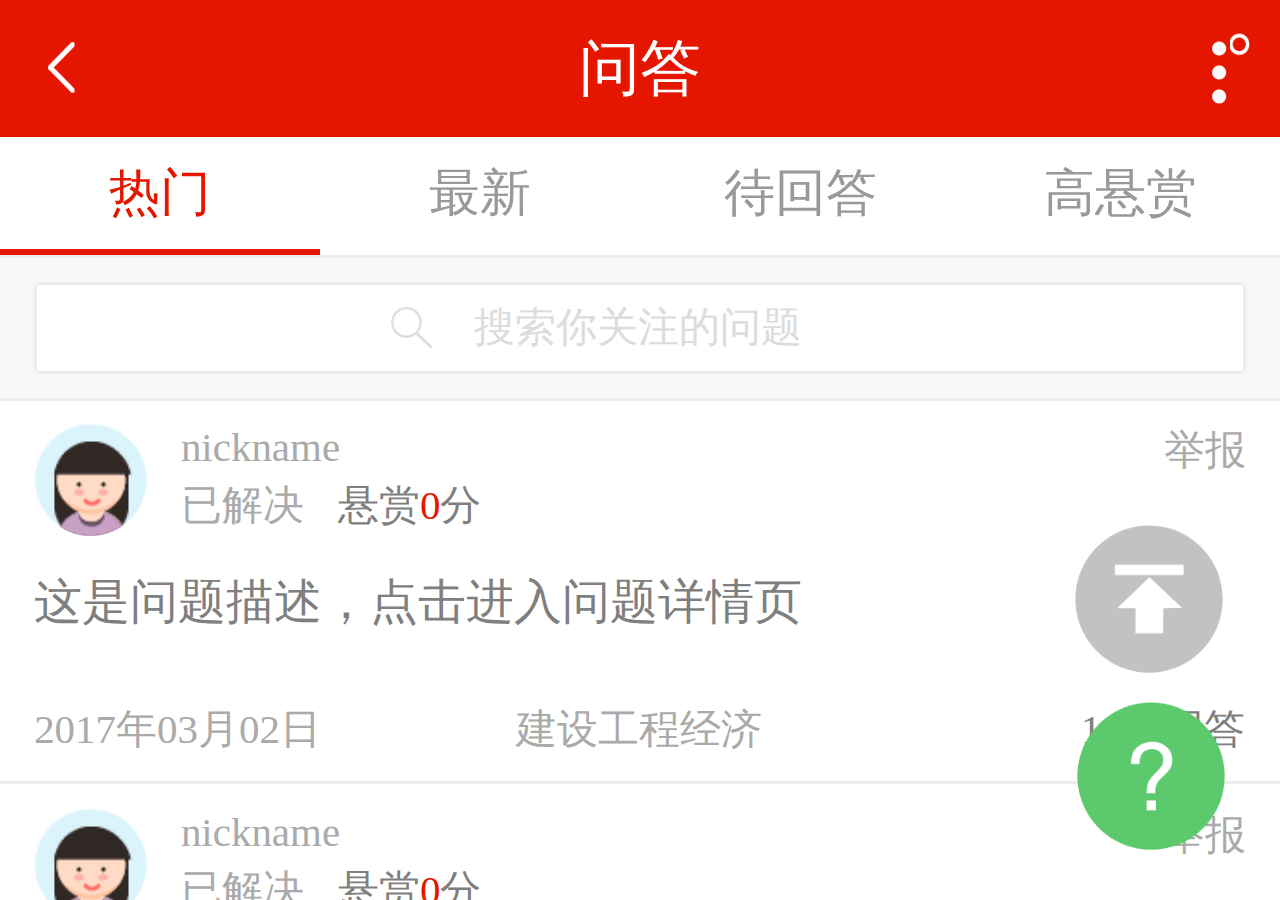
<file: index.html>
<!DOCTYPE html>
<html>

	<head>
		<meta charset="utf-8" />
		<meta name="viewport" content="width=device-width, initial-scale=1, maximum-scale=1, user-scalable=no">
		<title></title>
		<script type="text/javascript" src="js/qa-rem.js"></script>
		<link rel="stylesheet" href="css/iconfont.css" />
		<link rel="stylesheet" href="css/mui.min.css" />
		<link rel="stylesheet" href="css/qa-common.css" />
		<link rel="stylesheet" href="css/qa-index.css" />
		<script type="text/javascript" src="js/zepto.min.js"></script>
		<script type="text/javascript" src="js/mui.min.js"></script>
		<script type="text/javascript" src="js/qa-common.js"></script>
		<script type="text/javascript" src="js/qa-index.js"></script>
	</head>

	<body>
		<div class="main-box">
			<div class="head-fixed">
				<header>
					<div class="qa-headaer">
						<a href="#" class="back"><i class="bg-icon"></i></a>
						问答
						<div class="more">
							<!--提示圆点-->
							<i class="bg-icon more-tips"></i>
							<!--三点-->
							<i class="bg-icon more-none"></i>
							<div class="more-hide-dive">
								<div class="more-arrow"></div>
								<div class="more-list">
									<ul>
										<li>
											<a href="#"><i class="bg-icon my-ask"></i><span class="text">我的问答</span><span class="red-dot"></span></a>
										</li>
										<li>
											<a href="#"><i class="bg-icon change"></i><span class="text">切换科目</span></a>
										</li>
										<li>
											<a href="#"><i class="bg-icon home-icon"></i><span class="text">网校首页</span></a>
										</li>
									</ul>
								</div>
							</div>
						</div>
					</div>
				</header>

			</div>
			<div class="fenlei">
				<div id="nav">
					<ul class="clearfix">
						<li class="active-nav" type="0">热门</li>
						<li type="1">最新</li>
						<li type="2">待回答</li>
						<li type="3">高悬赏</li>
					</ul>
				</div>
				<div class="search-div">
					<div>
						<i class="bg-icon"></i>
						<input type="search" placeholder="搜索你关注的问题" />
					</div>
				</div>
			</div>
			<div class="body">
				<div class="box mui-content mui-scroll-wrapper">
					<div class="mui-scroll">
						<div class="mui-table-view mui-table-view-chevron">
							<div class="question-box">
								<div class="head-box flex-box">
									<div class="headpic">
										<img src="img/headpic.png" width="100%" />
									</div>
									<div class="head-text">
										<div class="nickname">nickname</div>
										<div class="status"><span>已解决</span><span class="reward color-7f">悬赏<span class="score">20</span>分</span>
										</div>
									</div>
									<div class="report">举报</div>
								</div>
								<p class="color-7f">这是问题描述，点击进入问题详情页</p>
								<div class="bottom-box clearfix">
									<div>2017年03月02日</div>
									<div>建设工程经济</div>
									<div class="color-7f">10条回答</div>
								</div>
							</div>
							<div class="question-box">
								<div class="head-box flex-box">
									<div class="headpic">
										<img src="img/headpic.png" width="100%" />
									</div>
									<div class="head-text">
										<div class="nickname">nickname</div>
										<div class="status"><span>未解决</span><span class="reward color-7f">悬赏<span class="score">20</span>分</span>
										</div>
									</div>
									<div class="report">举报</div>
								</div>
								<p class="color-7f">这是问题描述，点击进入问题详情页</p>
								<div class="bottom-box clearfix">
									<div>2017年03月02日</div>
									<div>建设工程经济</div>
									<div class="color-7f">10条回答</div>
								</div>
							</div>
							<div class="question-box">
								<div class="head-box flex-box">
									<div class="headpic">
										<img src="img/headpic.png" width="100%" />
									</div>
									<div class="head-text">
										<div class="nickname">nickname</div>
										<div class="status"><span>未解决</span><span class="reward color-7f">悬赏<span class="score">20</span>分</span>
										</div>
									</div>
									<div class="report">举报</div>
								</div>
								<p class="color-7f">这是问题描述，点击进入问题详情页</p>
								<div class="bottom-box clearfix">
									<div>2017年03月02日</div>
									<div>建设工程经济</div>
									<div class="color-7f">10条回答</div>
								</div>
							</div>

							<div class="course-div">
								<div class="course-head">
									<img src="img/qa-arrows.png" class="arrow" style="display: inline;" />
									<span class="course-head-title">你可能需要的课程</span>
									<a href="#">
										<span class="course-more">更多</span><img src="img/qa-more.png" class="course-img-more" style="display: inline;" />
									</a>
								</div>
								<div class="course-wrap">
									<div style="width: 90.6rem;height: 12.6rem;">
										<!--此值为15.1*推荐课程数+0.03，套页面时可修改，目前是6个-->
										<div class="course-box">
											<a href="#">
												<div class="course-img">
													<img src="img/feng.png" />
												</div>
												<p class="overtwo-circle">这这是课程名称</p>
											</a>
										</div>
										<div class="course-box">
											<a href="#">
												<div class="course-img">
													<img src="img/feng.png" />
												</div>
												<p class="overtwo-circle">这是课程名称</p>
											</a>
										</div>
										<div class="course-box">
											<a href="#">
												<div class="course-img">
													<img src="img/feng.png" />
												</div>
												<p class="overtwo-circle">这是课程名称</p>
											</a>
										</div>
										<div class="course-box">
											<a href="#">
												<div class="course-img">
													<img src="img/feng.png" />
												</div>
												<p class="overtwo-circle">这是课程名称</p>
											</a>
										</div>
										<div class="course-box">
											<a href="#">
												<div class="course-img">
													<img src="img/feng.png" />
												</div>
												<p class="overtwo-circle">这是课程名称</p>
											</a>
										</div>
										<div class="course-box">
											<a href="#">
												<div class="course-img">
													<img src="img/feng.png" />
												</div>
												<p class="overtwo-circle">这是课程名称</p>
											</a>
										</div>
									</div>
								</div>
							</div>

							<div class="question-box">
								<div class="head-box flex-box">
									<div class="headpic">
										<img src="img/headpic.png" width="100%" />
									</div>
									<div class="head-text">
										<div class="nickname">nickname</div>
										<div class="status"><span>未解决</span><span class="reward color-7f">悬赏<span class="score">20</span>分</span>
										</div>
									</div>
									<div class="report">举报</div>
								</div>
								<p class="color-7f">这是问题描述，点击进入问题详情页</p>
								<div class="bottom-box clearfix">
									<div>2017年03月02日</div>
									<div>建设工程经济</div>
									<div class="color-7f">10条回答</div>
								</div>
							</div>
							<div class="question-box">
								<div class="head-box flex-box">
									<div class="headpic">
										<img src="img/headpic.png" width="100%" />
									</div>
									<div class="head-text">
										<div class="nickname">nickname</div>
										<div class="status"><span>未解决</span><span class="reward color-7f">悬赏<span class="score">20</span>分</span>
										</div>
									</div>
									<div class="report">举报</div>
								</div>
								<p class="color-7f">这是问题描述，点击进入问题详情页</p>
								<div class="bottom-box clearfix">
									<div>2017年03月02日</div>
									<div>建设工程经济</div>
									<div class="color-7f">10条回答</div>
								</div>
							</div>
							<div class="question-box">
								<div class="head-box flex-box">
									<div class="headpic">
										<img src="img/headpic.png" width="100%" />
									</div>
									<div class="head-text">
										<div class="nickname">nickname</div>
										<div class="status"><span>未解决</span><span class="reward color-7f">悬赏<span class="score">20</span>分</span>
										</div>
									</div>
									<div class="report">举报</div>
								</div>
								<p class="color-7f">这是问题描述，点击进入问题详情页</p>
								<div class="bottom-box clearfix">
									<div>2017年03月02日</div>
									<div>建设工程经济</div>
									<div class="color-7f">10条回答</div>
								</div>
							</div>

							<div class="course-div">
								<div class="course-head">
									<img src="img/qa-arrows.png" class="arrow" style="display: inline;" />
									<span class="course-head-title">你可能需要的图书</span>
									<a href="#">
										<span class="course-more">更多</span><img src="img/qa-more.png" class="course-img-more" style="display: inline;" />
									</a>
								</div>
								<div class="course-wrap">
									<div style="width: 90.6rem;height: 18.8rem;">
										<!--此值为15.1*推荐课程数+0.01，套页面时可修改，目前是6个-->
										<div class="course-box">
											<a href="#">
												<div class="book-img">
													<img src="img/bookimg.png" />
												</div>
												<p class="overtwo-circle">这是图书名称</p>
											</a>
										</div>
										<div class="course-box">
											<a href="#">
												<div class="book-img">
													<img src="img/bookimg.png" />
												</div>
												<p class="overtwo-circle">这是图书名称</p>
											</a>
										</div>
										<div class="course-box">
											<a href="#">
												<div class="book-img">
													<img src="img/bookimg.png" />
												</div>
												<p class="overtwo-circle">这是图书名称</p>
											</a>
										</div>
										<div class="course-box">
											<a href="#">
												<div class="book-img">
													<img src="img/bookimg.png" />
												</div>
												<p class="overtwo-circle">这是图书名称这是图书</p>
											</a>
										</div>
										<div class="course-box">
											<a href="#">
												<div class="book-img">
													<img src="img/bookimg.png" />
												</div>
												<p class="overtwo-circle">这是图书名称</p>
											</a>
										</div>
										<div class="course-box">
											<a href="#">
												<div class="book-img">
													<img src="img/bookimg.png" />
												</div>
												<p class="overtwo-circle">这是图书名称</p>
											</a>
										</div>
									</div>
								</div>
							</div>

							<div class="question-box">
								<div class="head-box flex-box">
									<div class="headpic">
										<img src="img/headpic.png" width="100%" />
									</div>
									<div class="head-text">
										<div class="nickname">nickname</div>
										<div class="status"><span>未解决</span><span class="reward color-7f">悬赏<span class="score">20</span>分</span>
										</div>
									</div>
									<div class="report">举报</div>
								</div>
								<p class="color-7f">这是问题描述，点击进入问题详情页</p>
								<div class="bottom-box clearfix">
									<div>2017年03月02日</div>
									<div>建设工程经济</div>
									<div class="color-7f">10条回答</div>
								</div>
							</div>
							<div class="question-box">
								<div class="head-box flex-box">
									<div class="headpic">
										<img src="img/headpic.png" width="100%" />
									</div>
									<div class="head-text">
										<div class="nickname">nickname</div>
										<div class="status"><span>未解决</span><span class="reward color-7f">悬赏<span class="score">20</span>分</span>
										</div>
									</div>
									<div class="report">举报</div>
								</div>
								<p class="color-7f">这是问题描述，点击进入问题详情页</p>
								<div class="bottom-box clearfix">
									<div>2017年03月02日</div>
									<div>建设工程经济</div>
									<div class="color-7f">10条回答</div>
								</div>
							</div>
							<div class="question-box">
								<div class="head-box flex-box">
									<div class="headpic">
										<img src="img/headpic.png" width="100%" />
									</div>
									<div class="head-text">
										<div class="nickname">nickname</div>
										<div class="status"><span>未解决</span><span class="reward color-7f">悬赏<span class="score">20</span>分</span>
										</div>
									</div>
									<div class="report">举报</div>
								</div>
								<p class="color-7f">这是问题描述，点击进入问题详情页</p>
								<div class="bottom-box clearfix">
									<div>2017年03月02日</div>
									<div>建设工程经济</div>
									<div class="color-7f">10条回答</div>
								</div>
							</div>

						</div>
					</div>
				</div>

			</div>
			<div class="suspend">
				<i class="bg-icon gotop"></i>
				<a href="#">
					<i class="bg-icon ask-icon"></i>
				</a>
			</div>

			<div class="shade"></div>
		</div>
		<div class="search-box">
			<div class="head-fixed">
				<header>
					<div class="qa-headaer">
						<a href="javascript:;" class="back"><i class="bg-icon"></i></a>
						问答
						<div class="search">搜索</div>
					</div>
				</header>
				<div class="search-div">
					<div>
						<div class="clearfix">
							<i class="bg-icon"></i>
							<input type="search" placeholder="搜索你关注的问题" />

						</div>
					</div>
				</div>
			</div>
			<!--<div class="search-slider">
			<div class="history-box">
				<div class="history-head">历史记录</div>
					<ul>
						<li>这是一条记录</li>
						<li class="over-circle">这是一条记录这是一条记录这是一条记录这是一条记录这是一条记录这是一条记录这是一条记录这是一条记录这是一条记录</li>
					</ul>
			</div>
			</div>-->
		</div>
	</body>

</html>
</file>
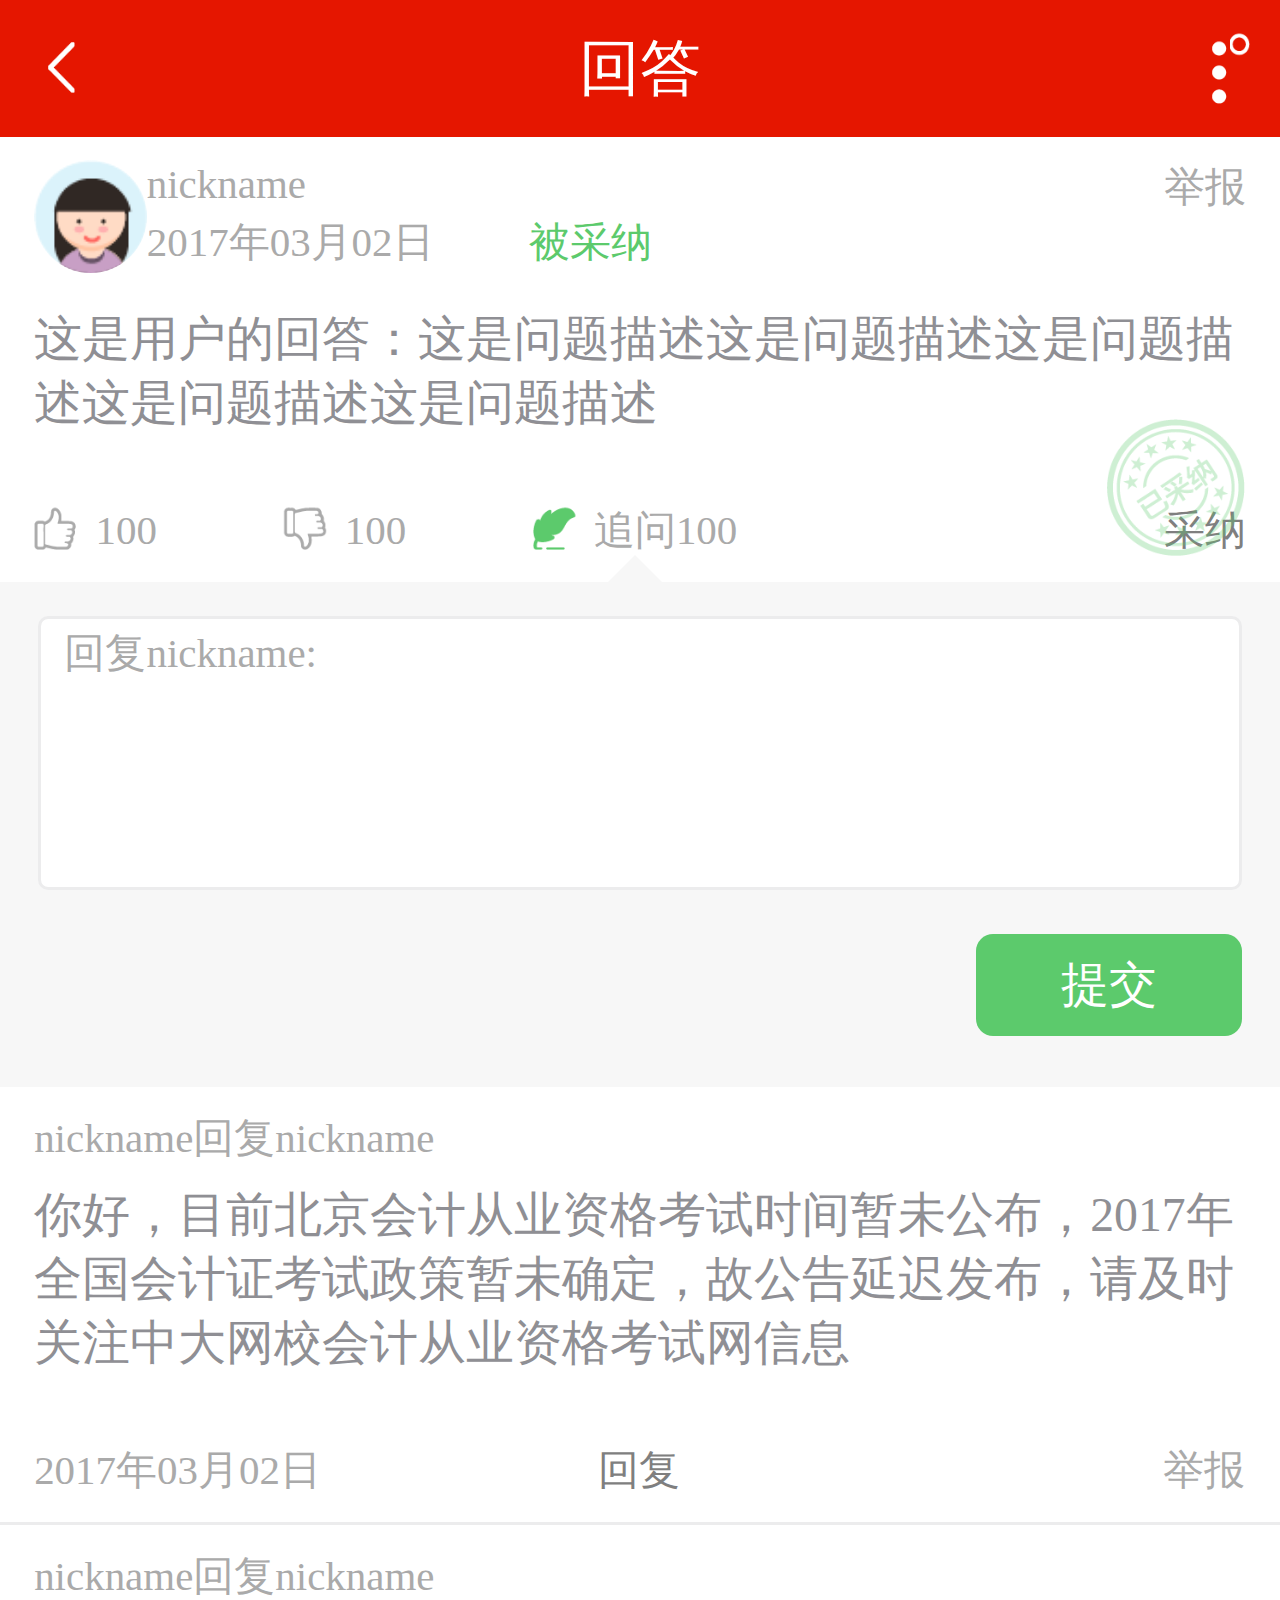
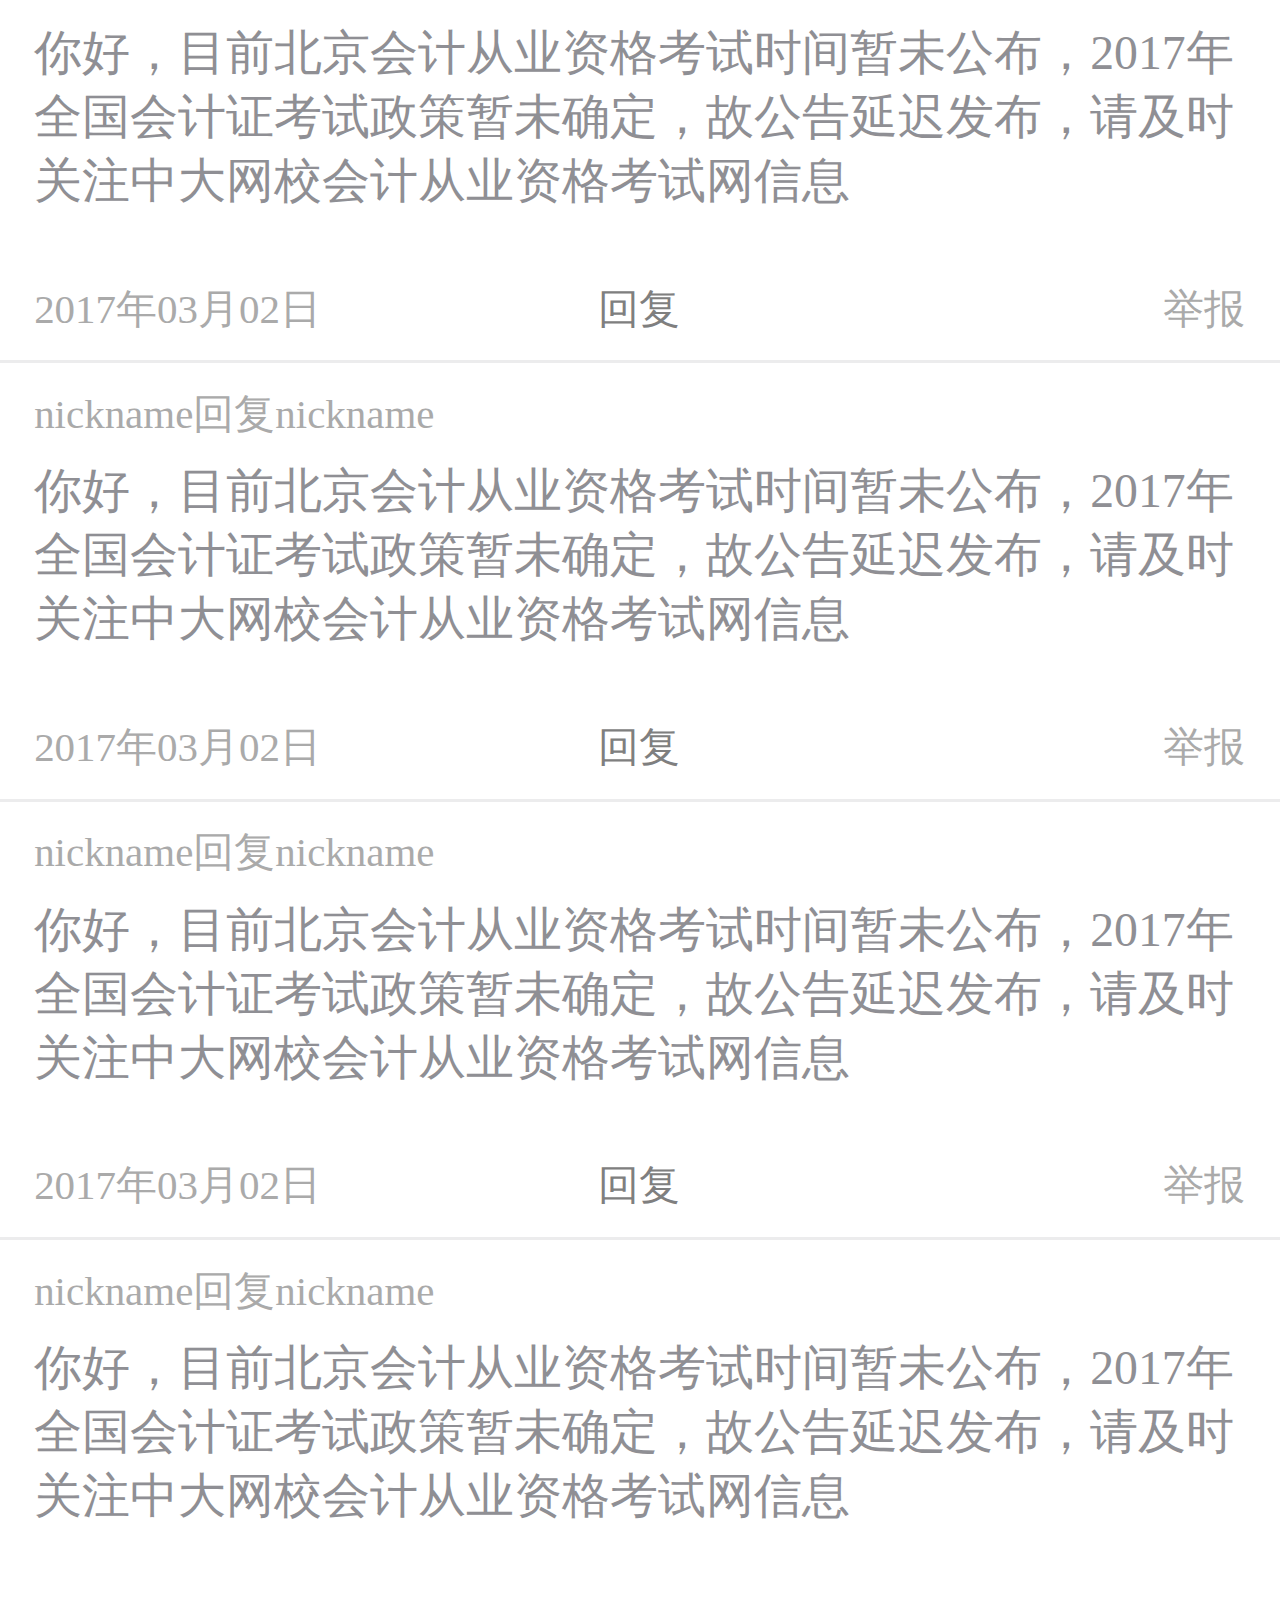
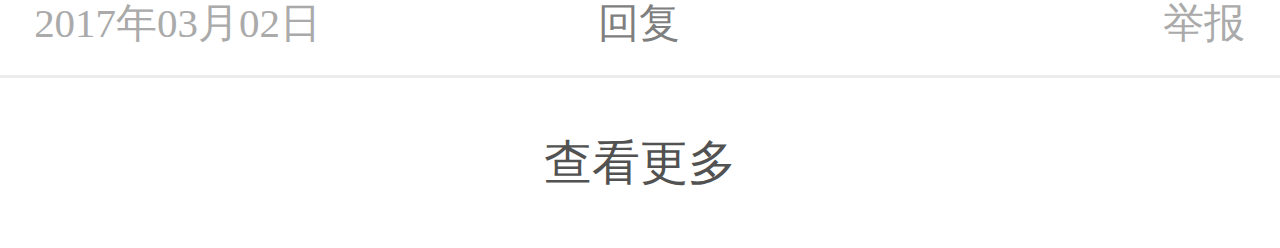
<file: answerlist.html>
<!DOCTYPE html>
<html>
	<head>
		<meta charset="UTF-8">
		<meta name="viewport" content="width=device-width, initial-scale=1, maximum-scale=1, user-scalable=no">
		<title></title>
		<script type="text/javascript" src="js/qa-rem.js"></script>
		<link rel="stylesheet" href="css/mui.min.css" />
		<link rel="stylesheet" href="css/qa-common.css" />	
		<link rel="stylesheet" href="css/qa-answerlist.css" />
		<script type="text/javascript" src="js/zepto.min.js"></script>
		<script type="text/javascript" src="js/mui.min.js"></script>
		<script type="text/javascript" src="js/zepto.gotop.js"></script>
		<script type="text/javascript" src="js/qa-common.js"></script>
		<script type="text/javascript" src="js/qa-answerlist.js" ></script>
	</head>
	<body>
		<div class="head-fixed">
			<header>
				<div class="qa-headaer">
					<a href="#" class="back"><i class="bg-icon"></i></a>
					回答
					<div class="more">
						<!--提示圆点-->
						<i class="bg-icon more-tips"></i>
						<!--三点-->
						<i class="bg-icon more-none"></i>
						<div class="more-hide-dive">
			<div class="more-arrow"></div>
			<div class="more-list">
				<ul>
					<li><a href="#"><i class="bg-icon my-ask"></i><span class="text">我的问答</span><span class="red-dot"></span></a></li>
					<li><a href="#"><i class="bg-icon change"></i><span class="text">切换科目</span></a></li>
					<li><a href="#"><i class="bg-icon home-icon"></i><span class="text">网校首页</span></a></li>
				</ul>
			</div>
		</div>
					</div>
				</div>
			</header>

		</div>
		<div class="body">
			<!--这个box是进行追问的对象-->
			<div class="question-box">
					<div class="head-box flex-box">
						<div class="headpic">
							<img src="img/headpic.png" width="100%" />
						</div>
						<div class="head-text">
							<div class="nickname">nickname</div>
							<div class="status"><span>2017年03月02日</span>
								<span class="accepted">被采纳</span>
							</div>
						</div>
						<div class="report">举报</div>
					</div>
					<div class="question-brief color-7f">
						<p>这是用户的回答：这是问题描述这是问题描述这是问题描述这是问题描述这是问题描述</p>
					</div>
					<div class="bottom-box-1 clearfix">
						<span><i class="bg-icon support"></i>100</span>
						<span><i class="bg-icon tread"></i>100</span>
						<span class="asked"><i class="bg-icon write-active"></i>追问100<div class="answer-arrow"></div></span>
						<!--如果未采纳显示文字，隐藏下面的图标-->
						<div class="accept color-7f">采纳</div>
						<!--如果采纳，隐藏以上文字，显示以下图标-->
						<i class="bg-icon accept-icon"></i>
					</div>					
				</div>
			<!--追问文本框，如果被采纳则隐藏-->
			<div class="answer-in clearfix">				
				<textarea placeholder="回复nickname:"></textarea>
				<span class="submit">提交</span>
			</div>
			<!--下面这些box是回答内容的对象-->
			<!--循环体开始-->
			<div class="question-box">
				<div class="head-box flex-box">					
					<div class="head-text">
						<div class="nickname">nickname回复nickname</div>						
					</div>
				</div>
				<div class="answer-brief color-7f">
					<p>你好，目前北京会计从业资格考试时间暂未公布，2017年全国会计证考试政策暂未确定，故公告延迟发布，请及时关注中大网校会计从业资格考试网信息</p>
				</div>
				<div class="bottom-box clearfix">
					<div>2017年03月02日</div>
					<div class="color-7f reply">回复<div class="answer-arrow"></div></div>
					<div class="report">举报</div>
				</div>
			</div>
			<!--每个回答box下都有回复文本框-->
			<div class="answer-in clearfix">				
				<textarea placeholder="回复nickname:"></textarea>
				<span class="submit">提交</span>
			</div>
			<!--循环体结束-->
			<div class="question-box">
				<div class="head-box flex-box">					
					<div class="head-text">
						<div class="nickname">nickname回复nickname</div>						
					</div>
				</div>
				<div class="answer-brief color-7f">
					<p>你好，目前北京会计从业资格考试时间暂未公布，2017年全国会计证考试政策暂未确定，故公告延迟发布，请及时关注中大网校会计从业资格考试网信息</p>
				</div>
				<div class="bottom-box clearfix">
					<div>2017年03月02日</div>
					<div class="color-7f reply">回复<div class="answer-arrow"></div></div>
					<div class="report">举报</div>
				</div>
			</div>
			<!--每个回答box下都有回复文本框-->
			<div class="answer-in clearfix">				
				<textarea placeholder="回复nickname:"></textarea>
				<span class="submit">提交</span>
			</div><div class="question-box">
				<div class="head-box flex-box">					
					<div class="head-text">
						<div class="nickname">nickname回复nickname</div>						
					</div>
				</div>
				<div class="answer-brief color-7f">
					<p>你好，目前北京会计从业资格考试时间暂未公布，2017年全国会计证考试政策暂未确定，故公告延迟发布，请及时关注中大网校会计从业资格考试网信息</p>
				</div>
				<div class="bottom-box clearfix">
					<div>2017年03月02日</div>
					<div class="color-7f reply">回复<div class="answer-arrow"></div></div>
					<div class="report">举报</div>
				</div>
			</div>
			<!--每个回答box下都有回复文本框-->
			<div class="answer-in clearfix">				
				<textarea placeholder="回复nickname:"></textarea>
				<span class="submit">提交</span>
			</div>
			<div class="question-box">
				<div class="head-box flex-box">					
					<div class="head-text">
						<div class="nickname">nickname回复nickname</div>						
					</div>
				</div>
				<div class="answer-brief color-7f">
					<p>你好，目前北京会计从业资格考试时间暂未公布，2017年全国会计证考试政策暂未确定，故公告延迟发布，请及时关注中大网校会计从业资格考试网信息</p>
				</div>
				<div class="bottom-box clearfix">
					<div>2017年03月02日</div>
					<div class="color-7f reply">回复<div class="answer-arrow"></div></div>
					<div class="report">举报</div>
				</div>
			</div>
			<div class="answer-in clearfix">				
				<textarea placeholder="回复nickname:"></textarea>
				<span class="submit">提交</span>
			</div>
			<div class="question-box">
				<div class="head-box flex-box">					
					<div class="head-text">
						<div class="nickname">nickname回复nickname</div>						
					</div>
				</div>
				<div class="answer-brief color-7f">
					<p>你好，目前北京会计从业资格考试时间暂未公布，2017年全国会计证考试政策暂未确定，故公告延迟发布，请及时关注中大网校会计从业资格考试网信息</p>
				</div>
				<div class="bottom-box clearfix">
					<div>2017年03月02日</div>
					<div class="color-7f reply">回复<div class="answer-arrow"></div></div>
					<div class="report">举报</div>
				</div>
			</div>
			<div class="answer-in clearfix">				
				<textarea placeholder="回复nickname:"></textarea>
				<span class="submit">提交</span>
			</div>
			<!--没有更多的话不显示-->
			<div class="loadmore">查看更多</div>
		</div>
		<div class="suspend">
			<i class="bg-icon gotop"></i>
			<a href="#">
				<i class="bg-icon ask-icon"></i>
			</a>
		</div>
		<div class="shade"></div>
	</body>
</html>
</file>
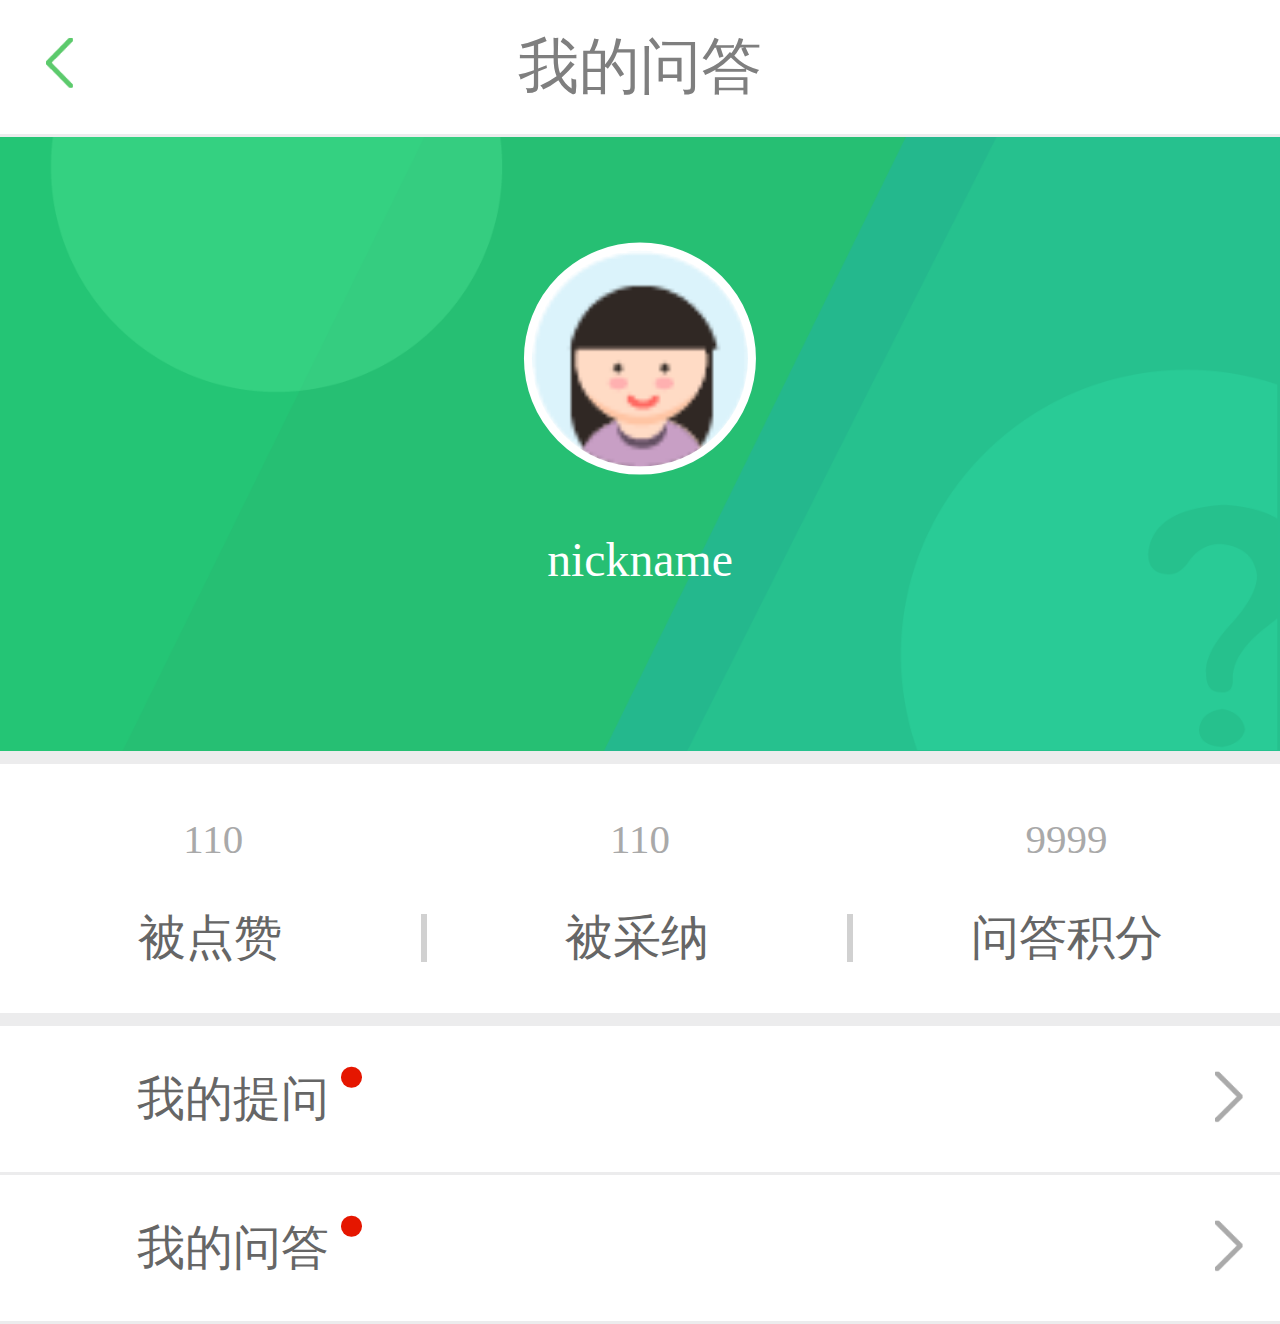
<file: center.html>
<!DOCTYPE html>
<html>

	<head>
		<meta charset="UTF-8">
		<meta name="viewport" content="width=device-width, initial-scale=1, maximum-scale=1, user-scalable=no">
		<title></title>
		<script type="text/javascript" src="js/qa-rem.js"></script>
		<link rel="stylesheet" href="css/mui.min.css" />
		<link rel="stylesheet" href="css/qa-common.css" />
		<link rel="stylesheet" href="css/qa-center.css" />
		<script type="text/javascript" src="js/zepto.min.js"></script>
		<script type="text/javascript" src="js/mui.min.js"></script>
		<script type="text/javascript" src="js/zepto.gotop.js"></script>
		<script type="text/javascript" src="js/qa-common.js"></script>
		<script type="text/javascript" src="js/qa-center.js"></script>
	</head>

	<body>
		<div class="head-fixed">
			<header>
				<div class="qa-headaer color-7f">
					<a href="javascript:history.go(-1);" class="back"><i class="bg-icon"></i></a>
					我的问答
				</div>
			</header>
		</div>
		<div class="body"> 
			<div class="person-brief">
				<div class="person-bg">
					<div class="person-info ver-middle">
						<div class="headpic"><img src="img/headpic.png" width="100%"></div>
						<div class="nickname">nickname</div>
					</div>
				</div>
				<div class="count-div clearfix">
					<div>
						<div class="count">110</div>
						<div class="des">被点赞</div>
					</div>
					<div>
						<div class="count">110</div>
						<div class="des">被采纳</div>
					</div>
					<div>
						<div class="count">9999</div>
						<div class="des">问答积分</div>
					</div>
				</div>
			</div>
			<div class="change-div">
				<a href="myask.html">
				<div class="my-question clearfix">
					<i class="bg-icon my-ask"></i>
					<span>我的提问</span>
					<!--有提示则显示-->
					<div class="red-dot"></div>
					<i class="bg-icon arrow-right"></i>
				</div>
				</a>
				<a href="myanswer.html">
				<div class="my-qa clearfix">
					<i class="bg-icon my-answer"></i>
					<span>我的问答</span>
					<!--有提示则显示-->
					<div class="red-dot"></div>
					<i class="bg-icon arrow-right"></i>
				</div>
				</a>
			</div>
			
		</div>
		<!--<div class="suspend">
			<i class="bg-icon gotop"></i>
			<a href="#">
				<i class="bg-icon ask-icon"></i>
			</a>
		</div>-->
	</body>

</html>
</file>
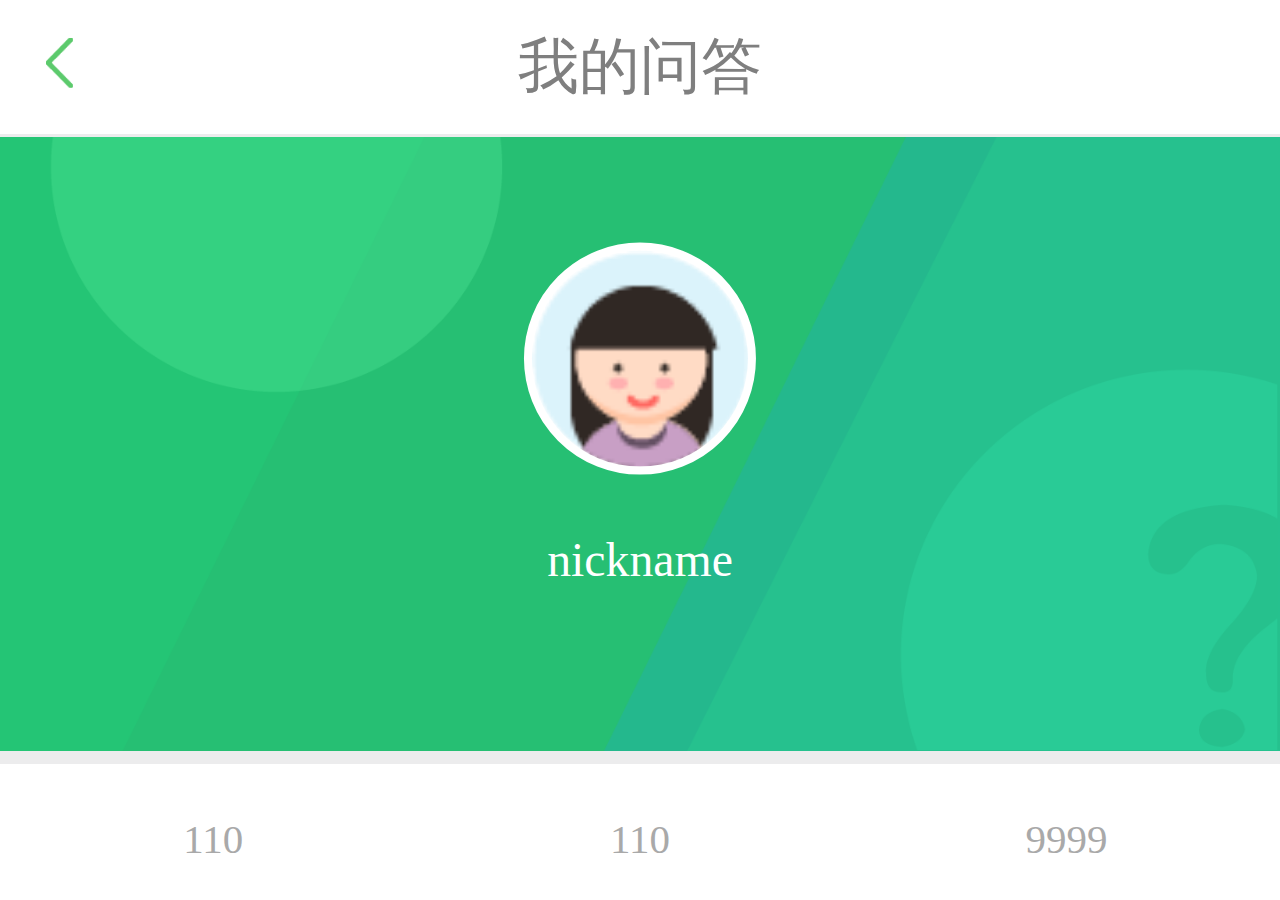
<file: center难点未解决 - 副本.html>
<!DOCTYPE html>
<html>

	<head>
		<meta charset="UTF-8">
		<meta name="viewport" content="width=device-width, initial-scale=1, maximum-scale=1, user-scalable=no">
		<title></title>
		<script type="text/javascript" src="js/qa-rem.js"></script>
		<link rel="stylesheet" href="css/mui.min.css" />
		<link rel="stylesheet" href="css/qa-common.css" />
		<link rel="stylesheet" href="css/qa-center.css" />
		<script type="text/javascript" src="js/zepto.min.js"></script>
		<script type="text/javascript" src="js/mui.min.js"></script>
		<script type="text/javascript" src="js/zepto.gotop.js"></script>
		<script type="text/javascript" src="js/qa-common.js"></script>
		<script type="text/javascript" src="js/qa-center.js"></script>
		<style>
			.body{
	padding-top: 4rem;
	height: 100%;
	overflow: hidden;
}
.change-div{
	border-top:0.4rem solid #ECECED;
	position: relative;
	background-color: #fff;
	width: 100%;
}
.my-question,.my-qa{
	padding: 1.2rem 0;
	font-size: 1.4rem;
	color: #666666;
	width: 50%;
	float: left;
	text-align: center;
}
.my-active{
	position: absolute;
	border: 0.1rem solid #5CCA6C;
	width: 50%;
	bottom: 0;
	transition: transform 0.3s ease;
}
.slider{
	height: 100%;
	width: 200%;
	transition: transform 0.3s ease;
}
.slider-half{
	width: 50%;
	float: left;
	height: 100%;
	overflow-y:scroll ;
}
		</style>
	</head>

	<body>
		<div class="head-fixed">
			<header>
				<div class="qa-headaer color-7f">
					<a href="#" class="back"><i class="bg-icon"></i></a>
					我的问答
				</div>
			</header>
		</div>
		<div class="body"> 
			<div class="person-brief">
				<div class="person-bg">
					<div class="person-info ver-middle">
						<div class="headpic"><img src="img/headpic.png" width="100%"></div>
						<div class="nickname">nickname</div>
					</div>
				</div>
				<div class="count-div clearfix">
					<div>
						<div class="count">110</div>
						<div class="des">被点赞</div>
					</div>
					<div>
						<div class="count">110</div>
						<div class="des">被采纳</div>
					</div>
					<div>
						<div class="count">9999</div>
						<div class="des">问答积分</div>
					</div>
				</div>
			</div>
			<div class="change-div clearfix">
				<div class="my-question">我的提问</div>
				<div class="my-qa">我的问答</div>
				<div class="my-active"></div>
			</div>
			<div class="slider clearfix">
				
				<div class="slider-half">
					<div class="slider-list mui-scroll">
						<div class="question-box">
							<div class="head-box flex-box">
								<div class="headpic">
									<img src="img/headpic.png" width="100%" />
								</div>
								<div class="head-text">
									<div class="nickname">nickname</div>
									<div class="status"><span>已解决</span><span class="reward color-7f">悬赏<span class="score">20</span>分</span>
									</div>
								</div>
							</div>
							<p class="color-7f">这是问题描述，点击进入问题详情页</p>
							<div class="bottom-box clearfix">
								<div>2017年03月02日</div>
								<div>建设工程经济</div>
								<div class="color-7f">10条回答</div>
							</div>
						</div>
						<div class="question-box">
							<div class="head-box flex-box">
								<div class="headpic">
									<img src="img/headpic.png" width="100%" />
								</div>
								<div class="head-text">
									<div class="nickname">nickname</div>
									<div class="status"><span>已解决</span><span class="reward color-7f">悬赏<span class="score">20</span>分</span>
									</div>
								</div>
							</div>
							<p class="color-7f">这是问题描述，点击进入问题详情页</p>
							<div class="bottom-box clearfix">
								<div>2017年03月02日</div>
								<div>建设工程经济</div>
								<div class="color-7f">10条回答</div>
							</div>
						</div>
					</div>
				</div>
				<div class="slider-half mui-scroll">
					<div class="slider-list">
						<div class="question-box">
						<div class="head-box flex-box">
							<div class="headpic">
								<img src="img/headpic.png" width="100%" />
							</div>
							<div class="head-text">
								<div class="nickname">nickname</div>
								<div class="status"><span>未解决</span><span class="reward color-7f">悬赏<span class="score">100</span>分</span>
								</div>
							</div>
						</div>
						<p class="color-7f">这是问题描述，点击进入问题详情页</p>
						<div class="bottom-box clearfix">
							<div>2017年03月02日</div>
							<div>建设工程经济</div>
							<div class="color-7f">10条回答</div>
						</div>
						</div>
						<div class="question-box">
						<div class="head-box flex-box">
							<div class="headpic">
								<img src="img/headpic.png" width="100%" />
							</div>
							<div class="head-text">
								<div class="nickname">nickname</div>
								<div class="status"><span>未解决</span><span class="reward color-7f">悬赏<span class="score">100</span>分</span>
								</div>
							</div>
						</div>
						<p class="color-7f">这是问题描述，点击进入问题详情页</p>
						<div class="bottom-box clearfix">
							<div>2017年03月02日</div>
							<div>建设工程经济</div>
							<div class="color-7f">10条回答</div>
						</div>
						</div>
						<div class="question-box">
						<div class="head-box flex-box">
							<div class="headpic">
								<img src="img/headpic.png" width="100%" />
							</div>
							<div class="head-text">
								<div class="nickname">nickname</div>
								<div class="status"><span>未解决</span><span class="reward color-7f">悬赏<span class="score">100</span>分</span>
								</div>
							</div>
						</div>
						<p class="color-7f">这是问题描述，点击进入问题详情页</p>
						<div class="bottom-box clearfix">
							<div>2017年03月02日</div>
							<div>建设工程经济</div>
							<div class="color-7f">10条回答</div>
						</div>
						</div>
						<div class="question-box">
						<div class="head-box flex-box">
							<div class="headpic">
								<img src="img/headpic.png" width="100%" />
							</div>
							<div class="head-text">
								<div class="nickname">nickname</div>
								<div class="status"><span>未解决</span><span class="reward color-7f">悬赏<span class="score">100</span>分</span>
								</div>
							</div>
						</div>
						<p class="color-7f">这是问题描述，点击进入问题详情页</p>
						<div class="bottom-box clearfix">
							<div>2017年03月02日</div>
							<div>建设工程经济</div>
							<div class="color-7f">10条回答</div>
						</div>
						</div>
						<div class="question-box">
						<div class="head-box flex-box">
							<div class="headpic">
								<img src="img/headpic.png" width="100%" />
							</div>
							<div class="head-text">
								<div class="nickname">nickname</div>
								<div class="status"><span>未解决</span><span class="reward color-7f">悬赏<span class="score">100</span>分</span>
								</div>
							</div>
						</div>
						<p class="color-7f">这是问题描述，点击进入问题详情页</p>
						<div class="bottom-box clearfix">
							<div>2017年03月02日</div>
							<div>建设工程经济</div>
							<div class="color-7f">10条回答</div>
						</div>
						</div>
					</div>
				</div>
			</div>
		</div>
		<div class="suspend">
			<i class="bg-icon gotop"></i>
			<a href="#">
				<i class="bg-icon ask-icon"></i>
			</a>
		</div>
	</body>

</html>
</file>
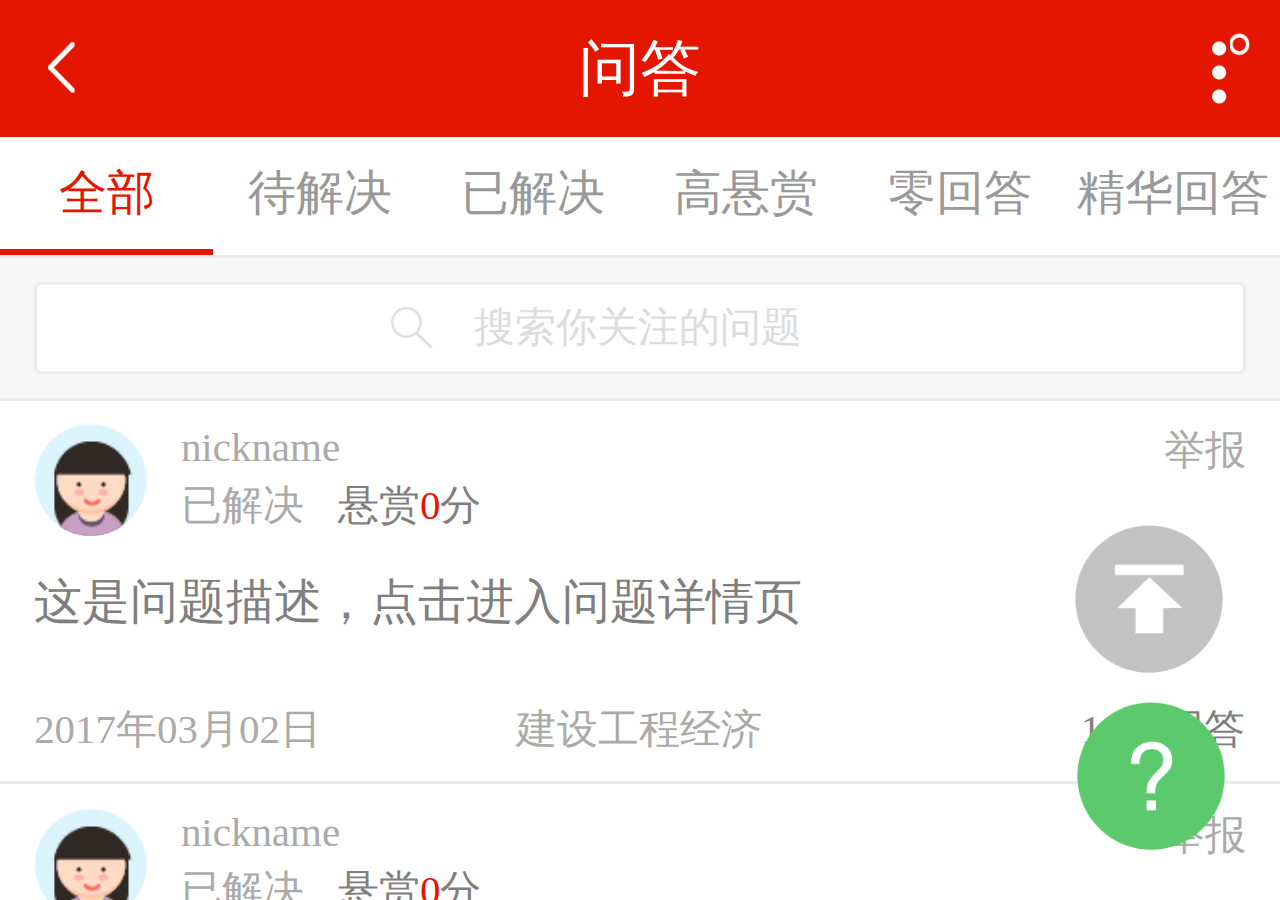
<file: list.html>
<!DOCTYPE html>
<html>

	<head>
		<meta charset="utf-8" />
		<meta name="viewport" content="width=device-width, initial-scale=1, maximum-scale=1, user-scalable=no">
		<title></title>		
		<script type="text/javascript" src="js/qa-rem.js"></script>		
		<link rel="stylesheet" href="css/iconfont.css" />
		<link rel="stylesheet" href="css/mui.min.css" />
		<link rel="stylesheet" href="css/qa-common.css" />
		<link rel="stylesheet" href="css/qa-list.css" />
		<script type="text/javascript" src="js/zepto.min.js"></script>	
		<script type="text/javascript" src="js/mui.min.js" ></script>
		<script type="text/javascript" src="js/qa-common.js" ></script>
		<script type="text/javascript" src="js/qa-list.js" ></script>
		
	</head>

	<body>
		<div class="main-box">
		<div class="head-fixed">
				<header>
				<div class="qa-headaer">
					<a href="#" class="back"><i class="bg-icon"></i></a>
					问答
					<div class="more">
						<!--提示圆点-->
						<i class="bg-icon more-tips"></i>
						<!--三点-->
						<i class="bg-icon more-none"></i>
						<div class="more-hide-dive">
			<div class="more-arrow"></div>
			<div class="more-list">
				<ul>
					<li><a href="#"><i class="bg-icon my-ask"></i><span class="text">我的问答</span><span class="red-dot"></span></a></li>
					<li><a href="#"><i class="bg-icon change"></i><span class="text">切换科目</span></a></li>
					<li><a href="#"><i class="bg-icon home-icon"></i><span class="text">网校首页</span></a></li>
				</ul>
			</div>
		</div>
					</div>
				</div>
			</header>
				
			</div>
			<div class="fenlei">
				<div id="nav">
					<ul class="clearfix">
						<li class="active-nav" type="0">全部</li>
						<li type="1">待解决</li>
						<li type="2">已解决</li>
						<li type="3">高悬赏</li>
						<li type="4">零回答</li>
						<li type="5">精华回答</li>
					</ul>
				</div>
				<div class="search-div">
						<div>
							<i class="bg-icon"></i>
							<input type="search" placeholder="搜索你关注的问题" />
						</div>
				</div>
				</div>
		<div class="body">
				<div class="box mui-content mui-scroll-wrapper">
					<div class="mui-scroll">
						<div class="mui-table-view mui-table-view-chevron">
							<!--这里是列表-->
						</div>						
						<a href="#"><div class="ask-div">没有找到问题？马上提问</div></a>
					</div>					
				</div>
		</div>
		<div class="suspend">
			<i class="bg-icon gotop"></i>
			<a href="#">
				<i class="bg-icon ask-icon"></i>
			</a>
		</div>
		<div class="shade"></div>
		</div>
		<div class="search-box">
			<div class="head-fixed">
				
				<header>
				<div class="qa-headaer">
					<a href="javascript:;" class="back"><i class="bg-icon"></i></a>
					问答
					<div class="search">搜索</div>
				</div>
			</header>
				<div class="search-div">
						<div class="clearfix">
							<i class="bg-icon"></i>
							<input type="search" placeholder="搜索你关注的问题" />
							
					</div>
				</div>
			</div>
			<!--<div class="search-slider">
			<div class="history-box">
				<div class="history-head">历史记录</div>
				<div>
					<ul>
						<li>这是一条记录</li>
						<li class="over-circle">这是一条记录这是一条记录这是一条记录这是一条记录这是一条记录这是一条记录这是一条记录这是一条记录这是一条记录</li>
					</ul>
				</div>
			</div>
			</div>-->
		</div>
	</body>
</html>
</file>
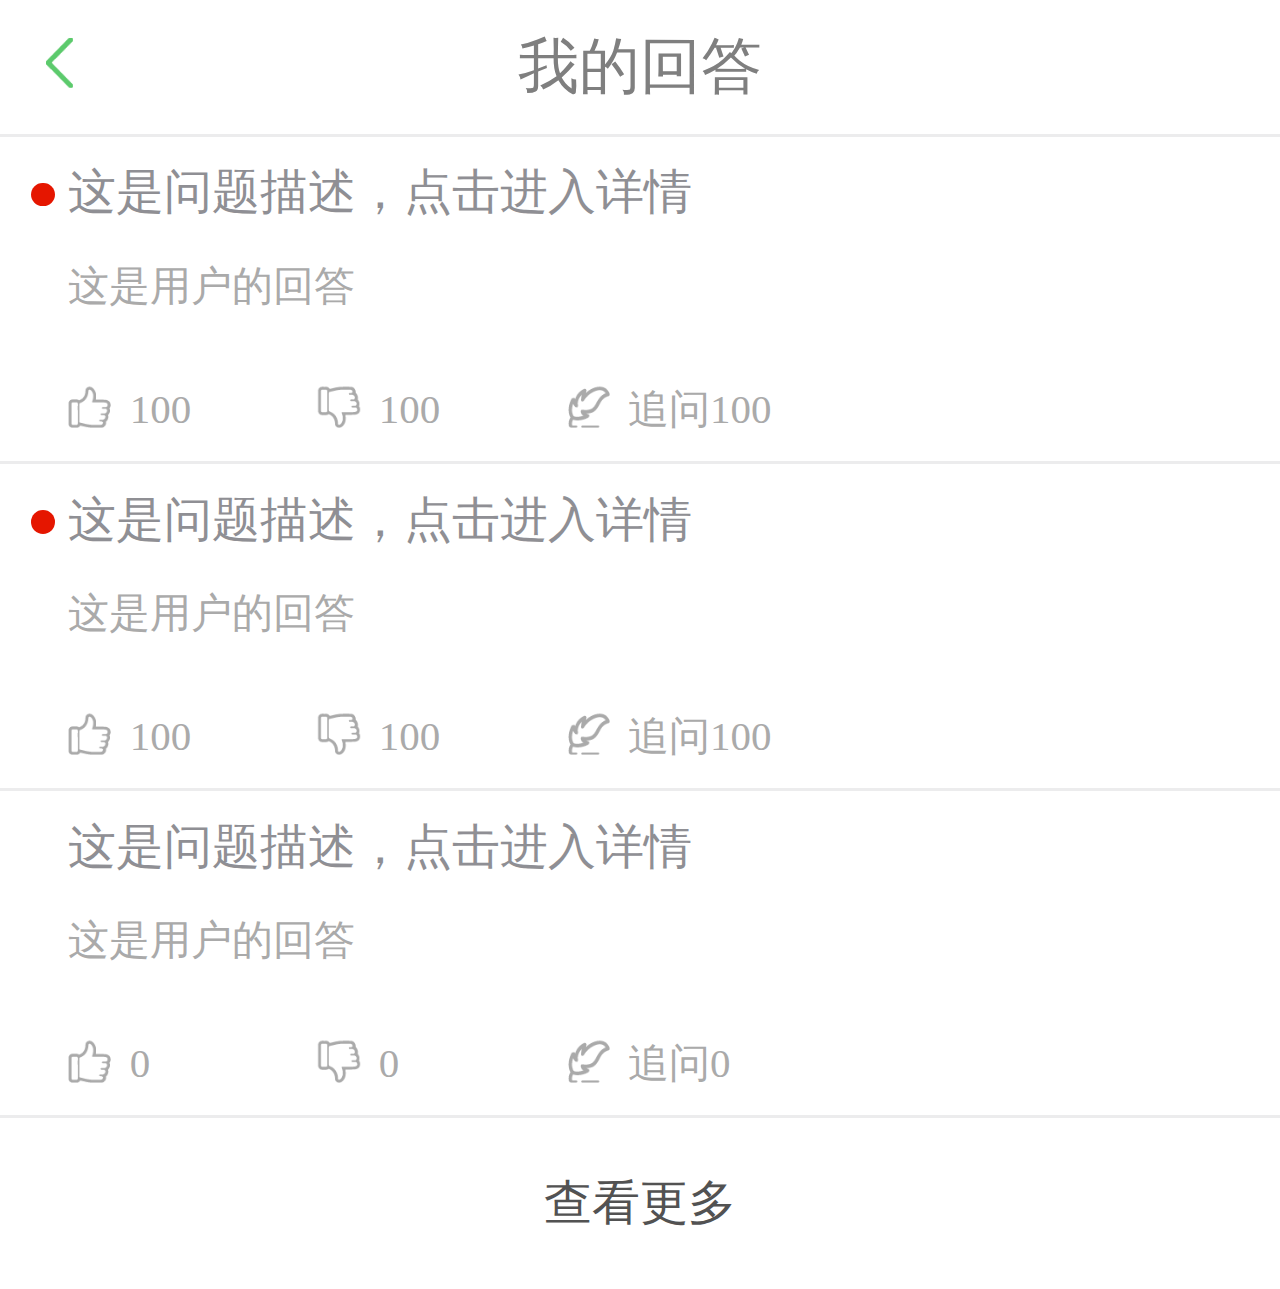
<file: myanswer.html>
<!DOCTYPE html>
<html>

	<head>
		<meta charset="UTF-8">
		<meta name="viewport" content="width=device-width, initial-scale=1, maximum-scale=1, user-scalable=no">
		<title></title>
		<script type="text/javascript" src="js/qa-rem.js"></script>
		<link rel="stylesheet" href="css/mui.min.css" />
		<link rel="stylesheet" href="css/qa-common.css" />
		<link rel="stylesheet" href="css/qa-center.css" />
		<link rel="stylesheet" href="css/qa-myanswer.css" />
		<script type="text/javascript" src="js/zepto.min.js"></script>
		<script type="text/javascript" src="js/mui.min.js"></script>
		<script type="text/javascript" src="js/zepto.gotop.js"></script>
		<script type="text/javascript" src="js/qa-common.js"></script>
	</head>

	<body>
		<div class="head-fixed">
			<header>
				<div class="qa-headaer color-7f">
					<a href="javascript:history.go(-1);" class="back"><i class="bg-icon"></i></a>
					我的回答
				</div>
			</header>
		</div>
		<div class="body">
			<div class="question-box">
				<!--有提示消息则显示，无则不显示-->
				<div class="red-dot"></div>
				<div class="question-brief color-7f">
					<p>这是问题描述，点击进入详情</p>
					<span>这是用户的回答</span>
				</div>
				<div class="bottom-box-1 clearfix">
						<span><i class="bg-icon support"></i>100</span>
						<span><i class="bg-icon tread"></i>100</span>
						<span class="asked"><i class="bg-icon write"></i>追问100</span>
				</div>
			</div>
			<div class="question-box">
				<!--有提示消息则显示，无则不显示-->
				<div class="red-dot"></div>
				<div class="question-brief color-7f">
					<p>这是问题描述，点击进入详情</p>
					<span>这是用户的回答</span>
				</div>
				<div class="bottom-box-1 clearfix">
						<span><i class="bg-icon support"></i>100</span>
						<span><i class="bg-icon tread"></i>100</span>
						<span class="asked"><i class="bg-icon write"></i>追问100</span>
				</div>
			</div>
			<div class="question-box">
				
				<div class="question-brief color-7f">
					<p>这是问题描述，点击进入详情</p>
					<span>这是用户的回答</span>
				</div>
				<div class="bottom-box-1 clearfix">
						<span><i class="bg-icon support"></i>0</span>
						<span><i class="bg-icon tread"></i>0</span>
						<span class="asked"><i class="bg-icon write"></i>追问0</span>
					</div>
			</div>
			<!--如果有更多-->
			<div class="loadmore">查看更多</div>
		</div>
		<div class="suspend">
			<i class="bg-icon gotop"></i>
			<a href="#">
				<i class="bg-icon ask-icon"></i>
			</a>
		</div>
	</body>
<script>
	$('body').goTop();
</script>
</html>
</file>
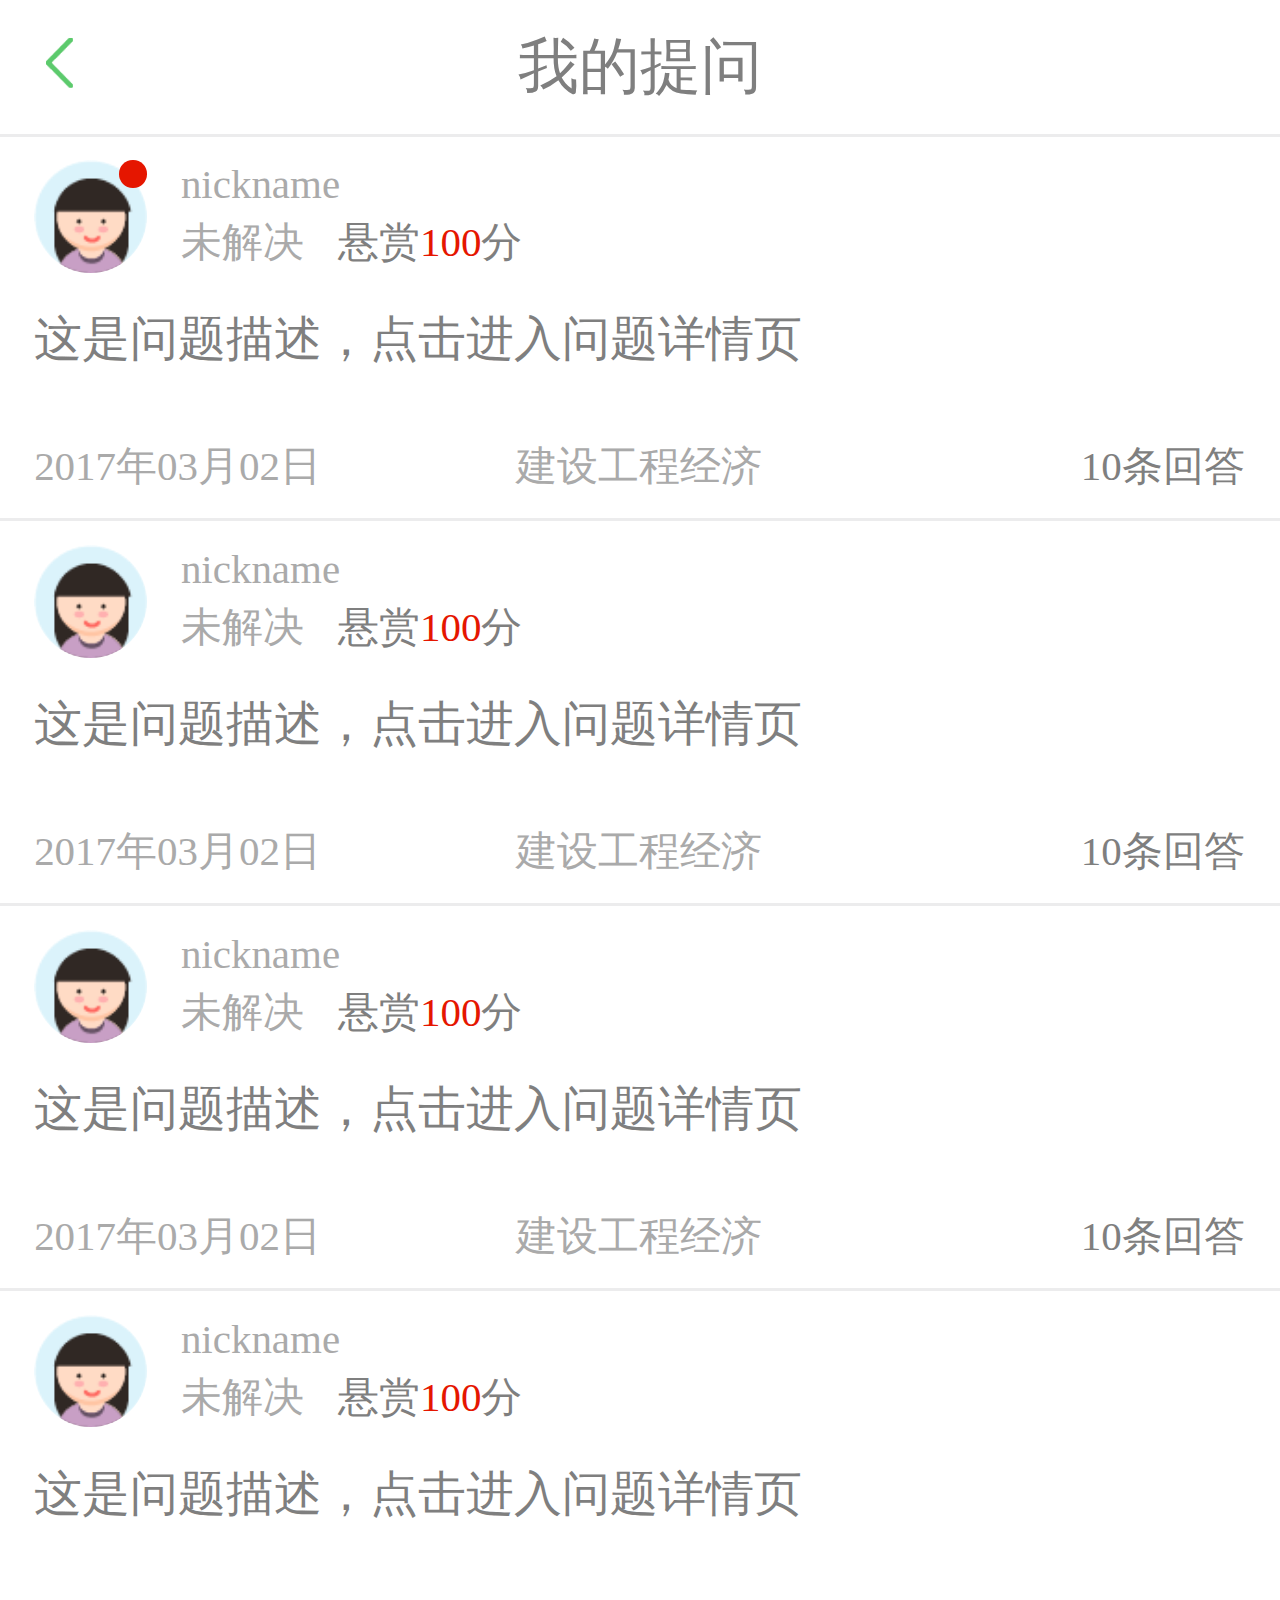
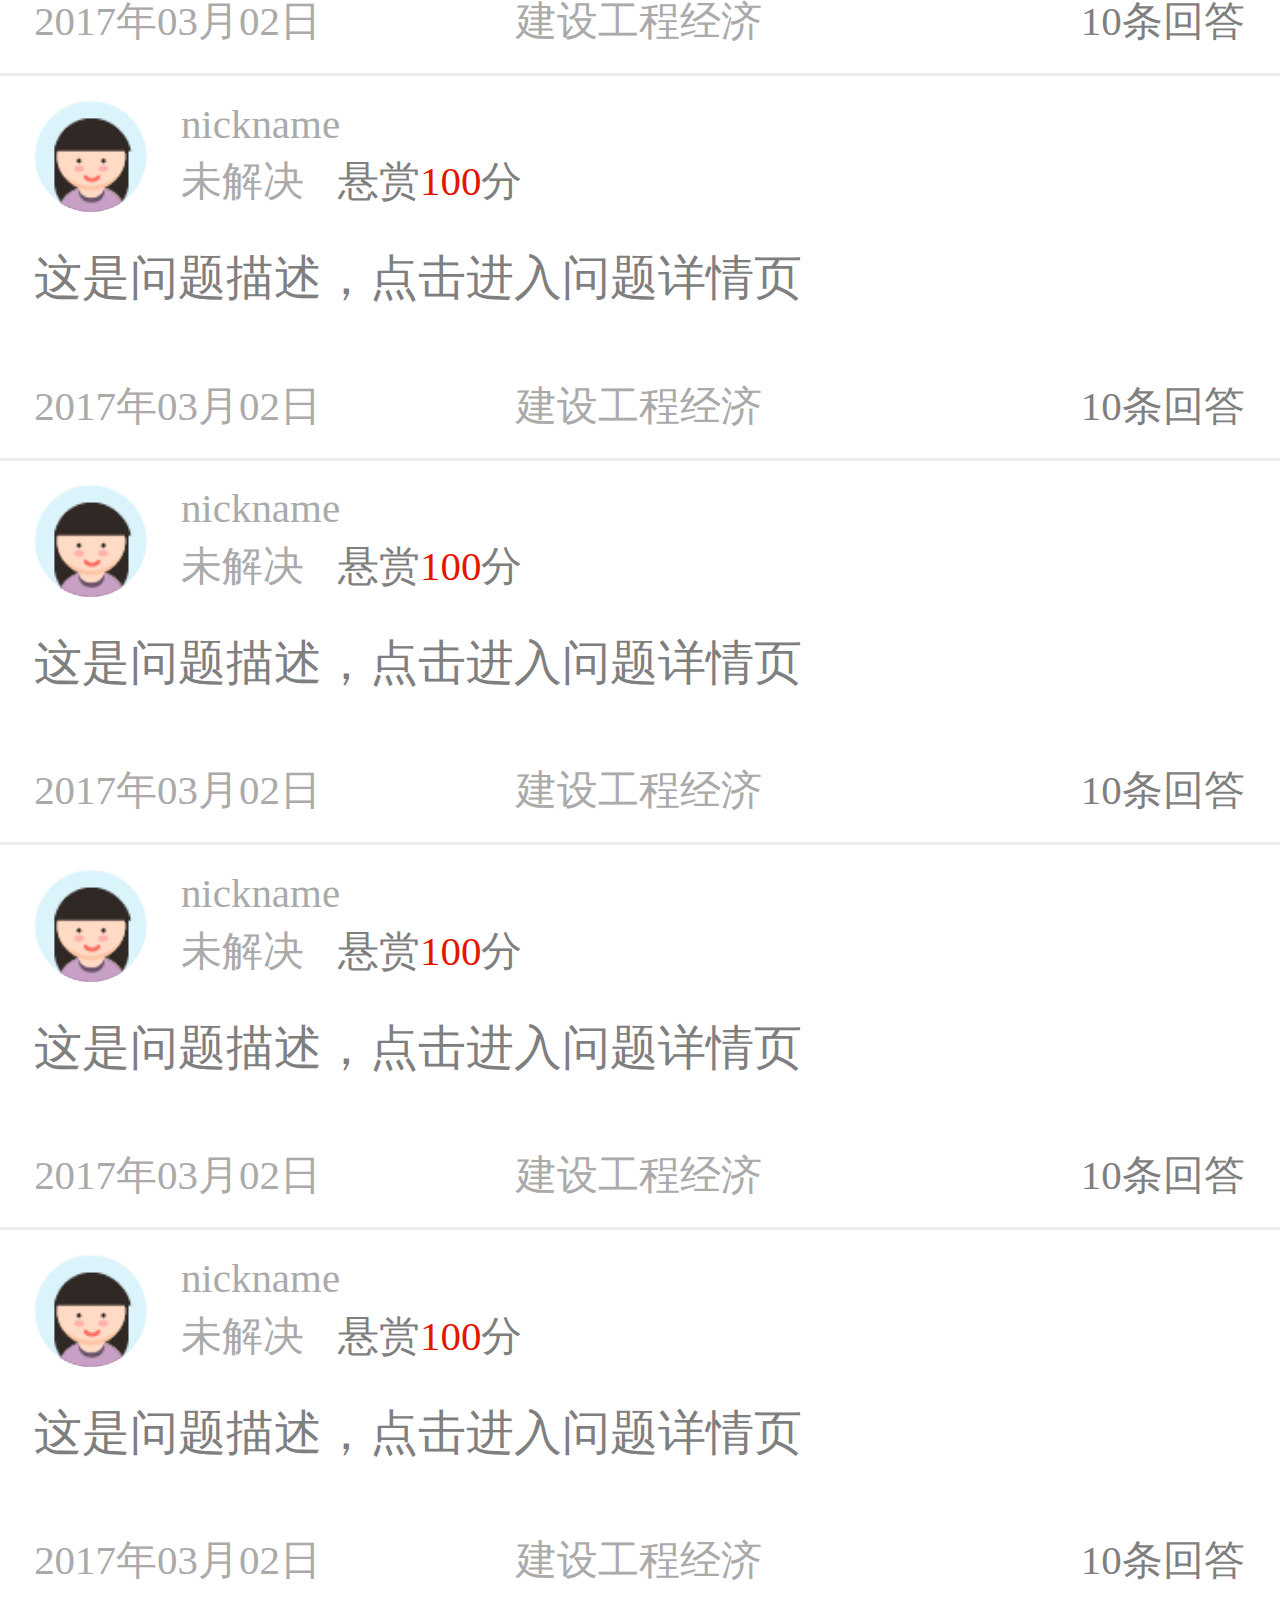
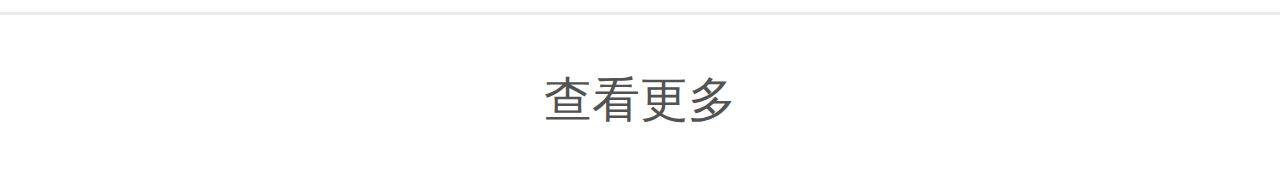
<file: myask.html>
<!DOCTYPE html>
<html>

	<head>
		<meta charset="UTF-8">
		<meta name="viewport" content="width=device-width, initial-scale=1, maximum-scale=1, user-scalable=no">
		<title></title>
		<script type="text/javascript" src="js/qa-rem.js"></script>
		<link rel="stylesheet" href="css/mui.min.css" />
		<link rel="stylesheet" href="css/qa-common.css" />
		<link rel="stylesheet" href="css/qa-center.css" />
		<script type="text/javascript" src="js/zepto.min.js"></script>
		<script type="text/javascript" src="js/mui.min.js"></script>
		<script type="text/javascript" src="js/zepto.gotop.js"></script>
		<script type="text/javascript" src="js/qa-common.js"></script>
	</head>

	<body>
		<div class="head-fixed">
			<header>
				<div class="qa-headaer color-7f">
					<a href="javascript:history.go(-1);" class="back"><i class="bg-icon"></i></a>
					我的提问
				</div>
			</header>
		</div>
		<div class="body">
			<div class="question-box">
				<div class="head-box flex-box">
					<div class="headpic">
						<img src="img/headpic.png" width="100%" />
						<!--有提示消息则显示，无则不显示-->
						<div class="red-dot"></div>
					</div>
					<div class="head-text">
						<div class="nickname">nickname</div>
						<div class="status"><span>未解决</span><span class="reward color-7f">悬赏<span class="score">100</span>分</span>
						</div>
					</div>
				</div>
				<p class="color-7f">这是问题描述，点击进入问题详情页</p>
				<div class="bottom-box clearfix">
					<div>2017年03月02日</div>
					<div>建设工程经济</div>
					<div class="color-7f">10条回答</div>
				</div>
			</div>
			<div class="question-box">
				<div class="head-box flex-box">
					<div class="headpic">
						<img src="img/headpic.png" width="100%" />
					</div>
					<div class="head-text">
						<div class="nickname">nickname</div>
						<div class="status"><span>未解决</span><span class="reward color-7f">悬赏<span class="score">100</span>分</span>
						</div>
					</div>
				</div>
				<p class="color-7f">这是问题描述，点击进入问题详情页</p>
				<div class="bottom-box clearfix">
					<div>2017年03月02日</div>
					<div>建设工程经济</div>
					<div class="color-7f">10条回答</div>
				</div>
			</div>
			<div class="question-box">
				<div class="head-box flex-box">
					<div class="headpic">
						<img src="img/headpic.png" width="100%" />
					</div>
					<div class="head-text">
						<div class="nickname">nickname</div>
						<div class="status"><span>未解决</span><span class="reward color-7f">悬赏<span class="score">100</span>分</span>
						</div>
					</div>
				</div>
				<p class="color-7f">这是问题描述，点击进入问题详情页</p>
				<div class="bottom-box clearfix">
					<div>2017年03月02日</div>
					<div>建设工程经济</div>
					<div class="color-7f">10条回答</div>
				</div>
			</div>
			<div class="question-box">
				<div class="head-box flex-box">
					<div class="headpic">
						<img src="img/headpic.png" width="100%" />
					</div>
					<div class="head-text">
						<div class="nickname">nickname</div>
						<div class="status"><span>未解决</span><span class="reward color-7f">悬赏<span class="score">100</span>分</span>
						</div>
					</div>
				</div>
				<p class="color-7f">这是问题描述，点击进入问题详情页</p>
				<div class="bottom-box clearfix">
					<div>2017年03月02日</div>
					<div>建设工程经济</div>
					<div class="color-7f">10条回答</div>
				</div>
			</div>
			<div class="question-box">
				<div class="head-box flex-box">
					<div class="headpic">
						<img src="img/headpic.png" width="100%" />
					</div>
					<div class="head-text">
						<div class="nickname">nickname</div>
						<div class="status"><span>未解决</span><span class="reward color-7f">悬赏<span class="score">100</span>分</span>
						</div>
					</div>
				</div>
				<p class="color-7f">这是问题描述，点击进入问题详情页</p>
				<div class="bottom-box clearfix">
					<div>2017年03月02日</div>
					<div>建设工程经济</div>
					<div class="color-7f">10条回答</div>
				</div>
			</div>
			<div class="question-box">
				<div class="head-box flex-box">
					<div class="headpic">
						<img src="img/headpic.png" width="100%" />
					</div>
					<div class="head-text">
						<div class="nickname">nickname</div>
						<div class="status"><span>未解决</span><span class="reward color-7f">悬赏<span class="score">100</span>分</span>
						</div>
					</div>
				</div>
				<p class="color-7f">这是问题描述，点击进入问题详情页</p>
				<div class="bottom-box clearfix">
					<div>2017年03月02日</div>
					<div>建设工程经济</div>
					<div class="color-7f">10条回答</div>
				</div>
			</div>
			<div class="question-box">
				<div class="head-box flex-box">
					<div class="headpic">
						<img src="img/headpic.png" width="100%" />
					</div>
					<div class="head-text">
						<div class="nickname">nickname</div>
						<div class="status"><span>未解决</span><span class="reward color-7f">悬赏<span class="score">100</span>分</span>
						</div>
					</div>
				</div>
				<p class="color-7f">这是问题描述，点击进入问题详情页</p>
				<div class="bottom-box clearfix">
					<div>2017年03月02日</div>
					<div>建设工程经济</div>
					<div class="color-7f">10条回答</div>
				</div>
			</div>
			<div class="question-box">
				<div class="head-box flex-box">
					<div class="headpic">
						<img src="img/headpic.png" width="100%" />
					</div>
					<div class="head-text">
						<div class="nickname">nickname</div>
						<div class="status"><span>未解决</span><span class="reward color-7f">悬赏<span class="score">100</span>分</span>
						</div>
					</div>
				</div>
				<p class="color-7f">这是问题描述，点击进入问题详情页</p>
				<div class="bottom-box clearfix">
					<div>2017年03月02日</div>
					<div>建设工程经济</div>
					<div class="color-7f">10条回答</div>
				</div>
			</div>
			<!--如果有更多-->
			<div class="loadmore">查看更多</div>
		</div>
		<div class="suspend">
			<i class="bg-icon gotop"></i>
			<a href="#">
				<i class="bg-icon ask-icon"></i>
			</a>
		</div>
	</body>
<script>
	$('body').goTop();
</script>
</html>
</file>
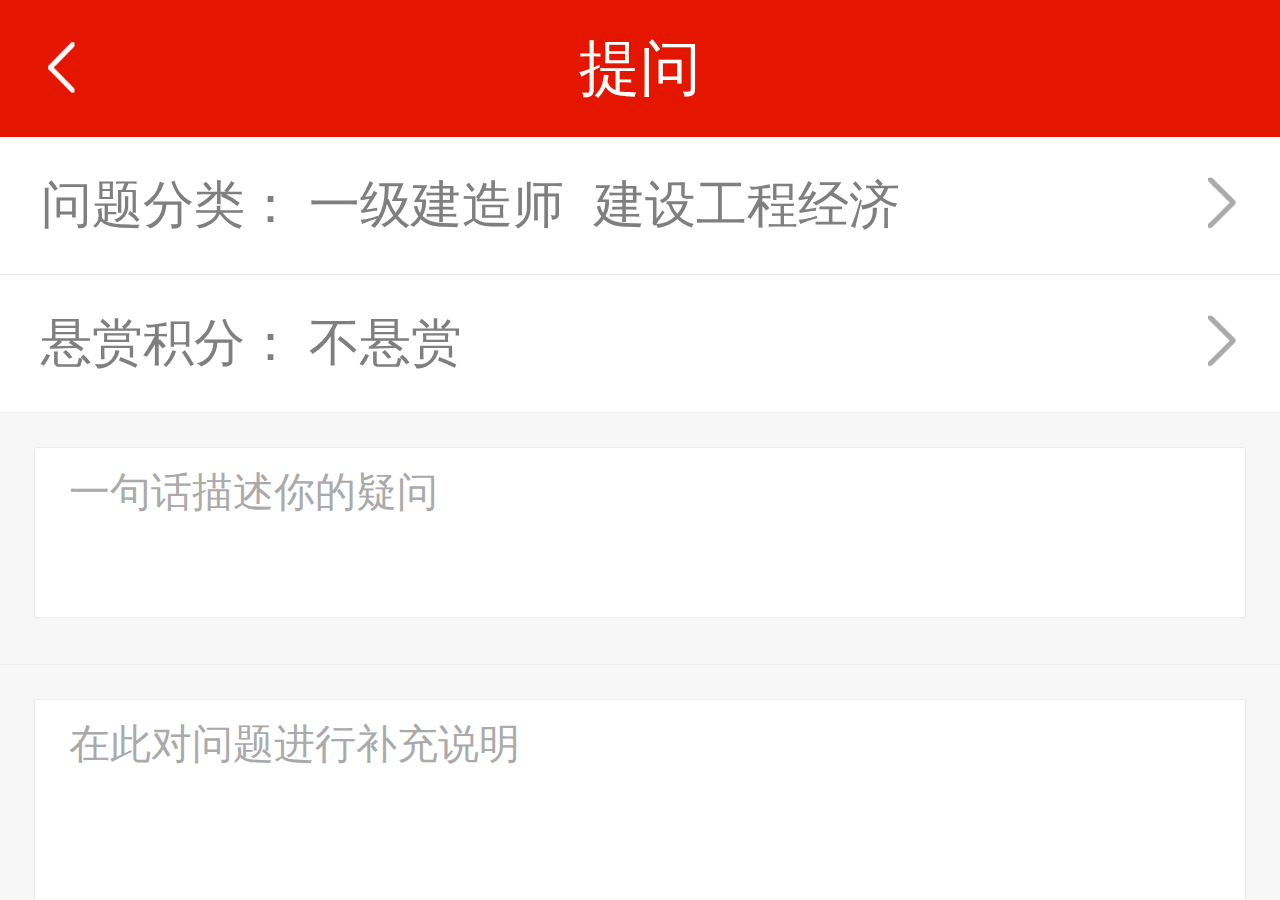
<file: question.html>
<!DOCTYPE html>
<html>

	<head>
		<meta charset="UTF-8">
		<meta http-equiv="X-UA-Compatible" content="IE=edge">
		<meta name="viewport" content="width=device-width, initial-scale=1, maximum-scale=1, user-scalable=no">
		<title></title>
		<script type="text/javascript" src="js/qa-rem.js"></script>
		<link rel="stylesheet" href="css/mui.min.css" />
		<link rel="stylesheet" href="css/qa-common.css" />
		<link rel="stylesheet" href="css/qa-report.css" />
		<link rel="stylesheet" href="css/qa-question.css" />
		<script type="text/javascript" src="js/zepto.js"></script>
		<script type="text/javascript" src="js/mui.min.js" ></script>
		<script type="text/javascript" src="js/question.js"></script>
	</head>

	<body class="qa-report">
		<!--提问页面-->
		<div class="qa-askques-page">
			<div class="head-fixed">
				<header>
				<div class="qa-headaer">
					<a href="#" class="back"><i class="bg-icon"></i></a>
					提问					
				</div>
			</header></div>
			<div class="body">
			<div class="qa-report-box qa-fix-bottom">
				<div class="qa-report-title qabd-ec js-quesspecies">
					问题分类：
					<span class="qa-quesspecies-text">一级建造师</span>
					<span class="qa-quesspecies-text" data-id="" id="subject">建设工程经济</span>
					<i class="bg-icon arrow-right"></i>
				</div>
				<div class="qa-report-title qabd-ec js-reword">
					悬赏积分：
					<span class="qa-quesspecies-text js-reword-core" id="score" data-score="">不悬赏</span>
					<i class="bg-icon arrow-right"></i>
				</div>
				<div class="qa-report-text tac biref">
					<textarea placeholder="一句话描述你的疑问"></textarea>
				</div>
				<div class="qa-report-text tac biref-more">
					<textarea placeholder="在此对问题进行补充说明"></textarea>
					<div id="report-submit" class="qa-report-btn">提交</div>
				</div>
			</div>
			</div>
		</div>
		<!--问题分类-->
		<div class="qa-queclassifica-page">
			<header>
				<div class="qa-headaer">
					<span class="back js-back"><i class="bg-icon"></i></span> 问题分类
				</div>
			</header>
			<div class="qa-report-box qa-fix-bottom">
				<div class="qa-quesspecies-title qa-report-title qabd-ec" data-id="1">
					建设工程经济1
				</div>
				<div class="qa-quesspecies-title qa-report-title qabd-ec" data-id="2">
					建设工程经济2
				</div>
				<div class="qa-quesspecies-title qa-report-title qabd-ec" data-id="3">
					建设工程经济3
				</div>

			</div>
		</div>
		<!--悬赏积分-->
		<div class="qa-reword-page">
			<header>
				<div class="qa-headaer">
					<span class="back js-back"><i class="bg-icon"></i></span> 悬赏积分
				</div>
			</header>
			<div class="qa-report-box qa-fix-bottom">
				<div class="qa-quesspecies-title qa-report-title qabd-ec" data-score="0">
					不悬赏
				</div>
				<div class="qa-quesspecies-title qa-report-title qabd-ec" data-score="5">
					5分
				</div>
				<div class="qa-quesspecies-title qa-report-title qabd-ec" data-score="10">
					10分
				</div>
				<div class="qa-quesspecies-title qa-report-title qabd-ec" data-score="20">
					20分
				</div>
				<div class="qa-quesspecies-title qa-report-title qabd-ec" data-score="30">
					30分
				</div>
				<div class="qa-quesspecies-title qa-report-title qabd-ec" data-score="40">
					40分
				</div>
				<div class="qa-quesspecies-title qa-report-title qabd-ec" data-score="50">
					50分
				</div>
				<div class="qa-quesspecies-title qa-report-title qabd-ec" data-score="80">
					80分
				</div>
				<div class="qa-quesspecies-title qa-report-title qabd-ec" data-score="100">
					100分
				</div>
			</div>
		</div>
	</body>
	<script>
	</script>

</html>
</file>
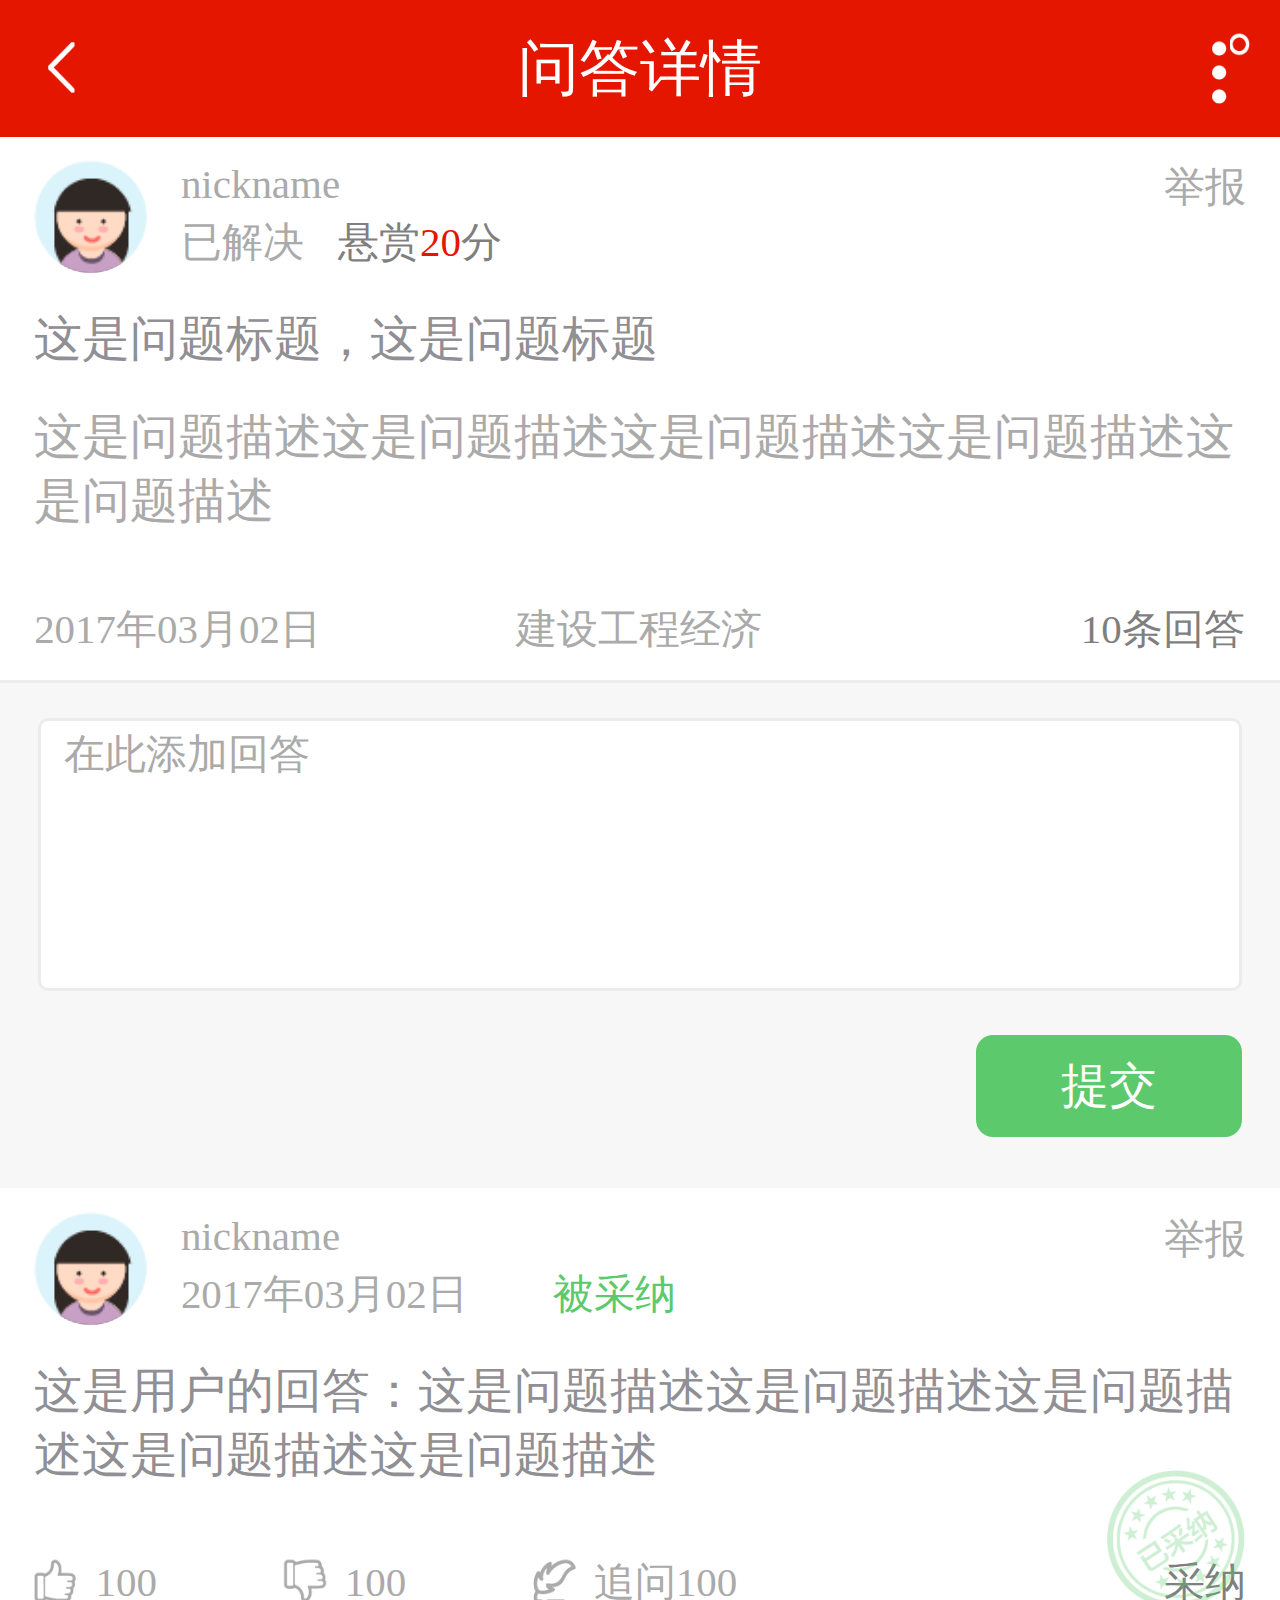
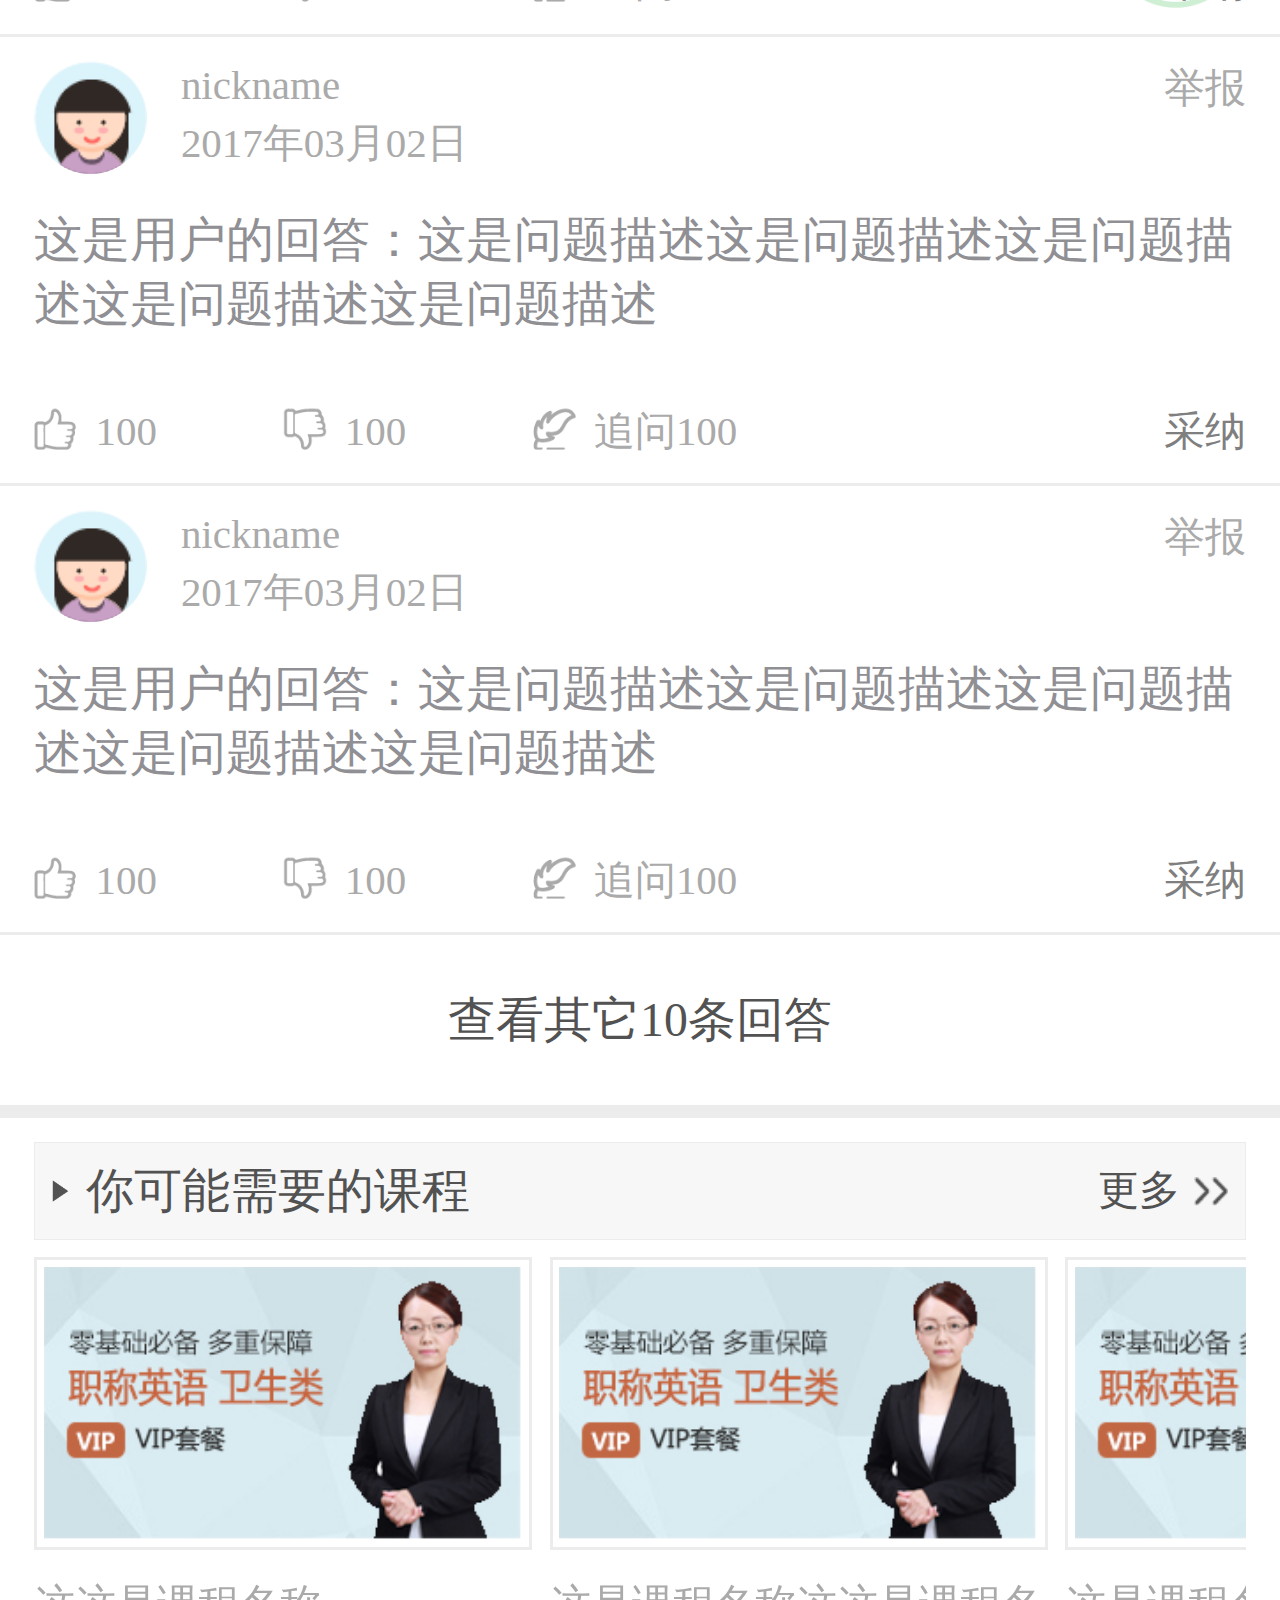
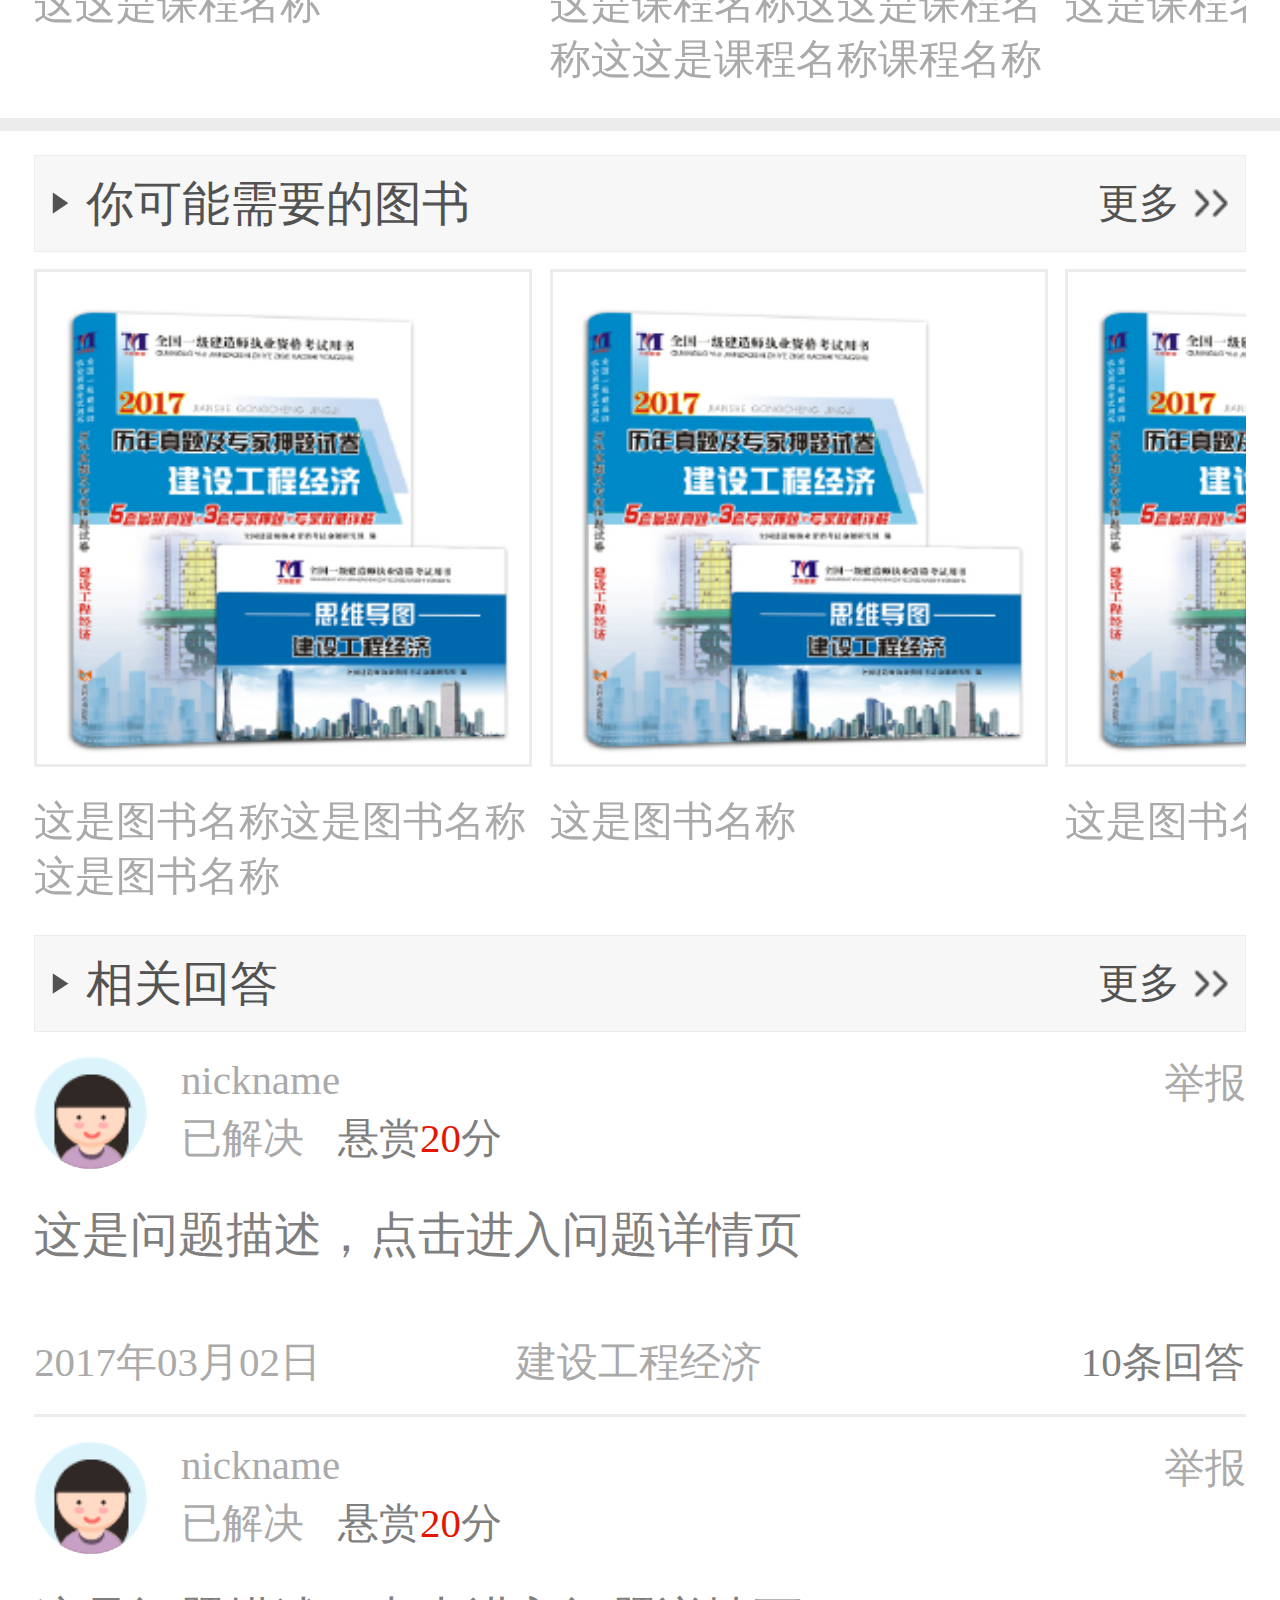
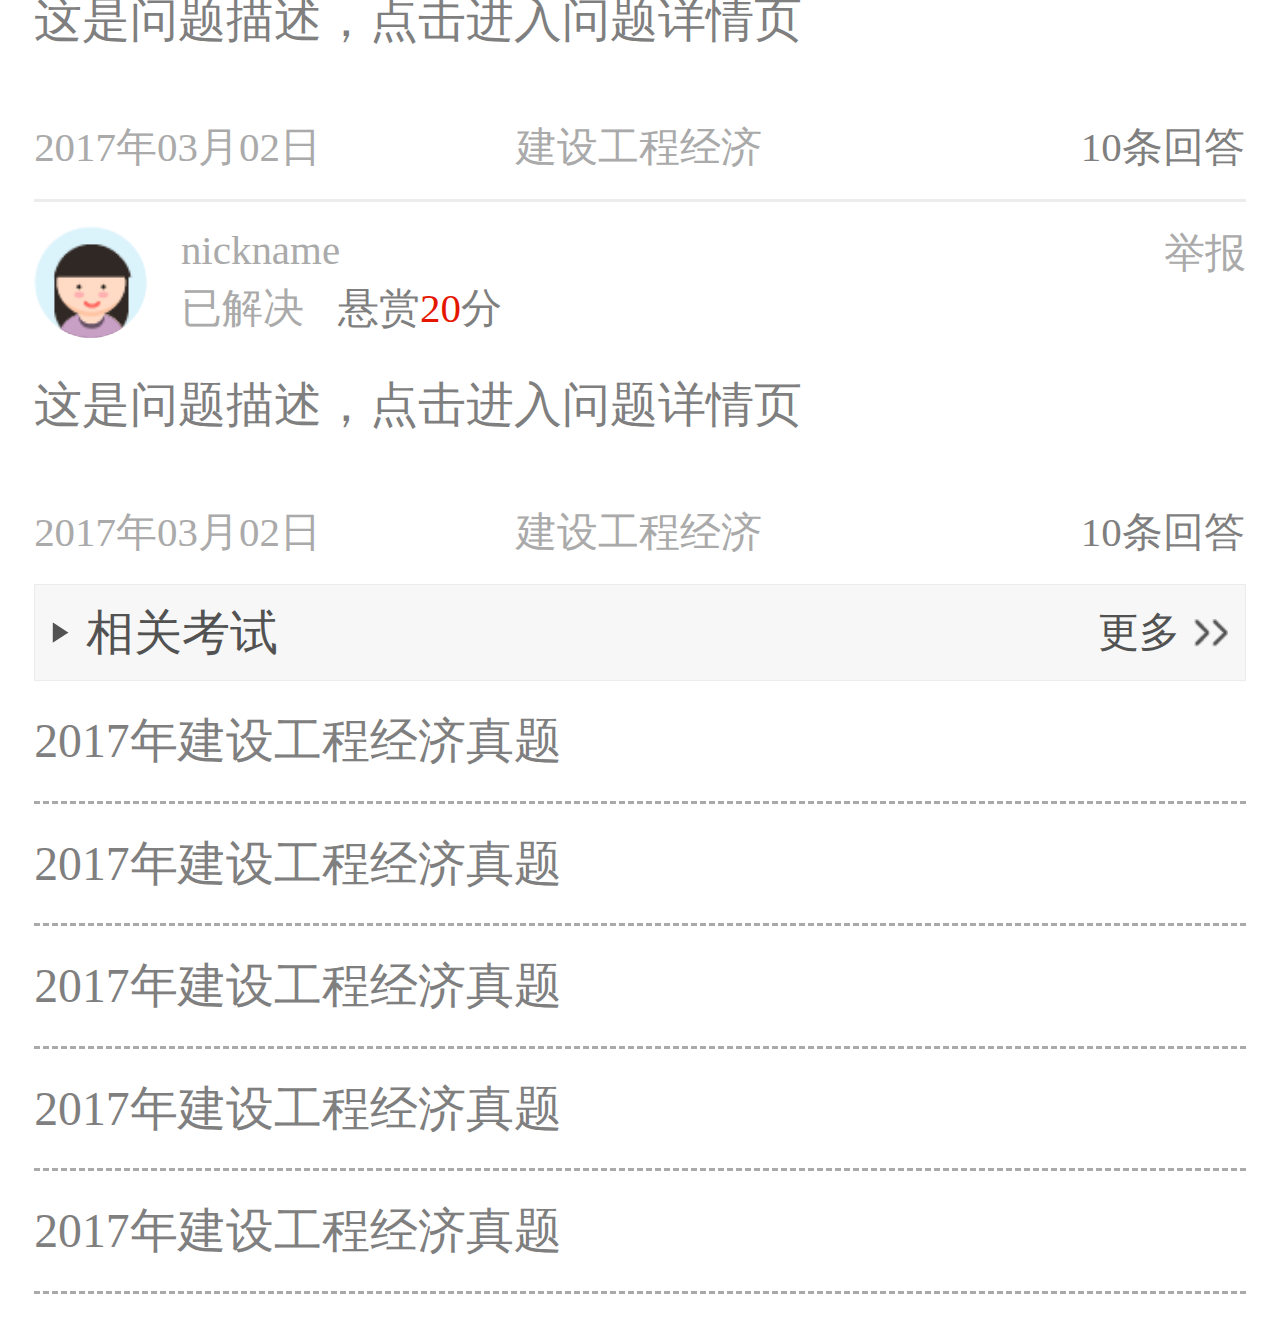
<file: questiondetail.html>
<!DOCTYPE html>
<html>

	<head>
		<meta charset="UTF-8">
		<meta name="viewport" content="width=device-width, initial-scale=1, maximum-scale=1, user-scalable=no">

		<title></title>
		<script type="text/javascript" src="js/qa-rem.js"></script>
		<link rel="stylesheet" href="css/mui.min.css" />
		<link rel="stylesheet" href="css/qa-common.css" />
		<link rel="stylesheet" href="css/qa-questiondetail.css" />
		<script type="text/javascript" src="js/zepto.min.js"></script>
		<script type="text/javascript" src="js/mui.min.js"></script>
		<script type="text/javascript" src="js/zepto.gotop.js"></script>
		<script type="text/javascript" src="js/qa-common.js"></script>
		<script type="text/javascript" src="js/qa-questiondetail.js"></script>
	</head>

	<body>
		<div class="head-fixed">
			<header>
				<div class="qa-headaer">
					<a href="#" class="back"><i class="bg-icon"></i></a>
					问答详情
					<div class="more">
						<!--提示圆点-->
						<i class="bg-icon more-tips"></i>
						<!--三点-->
						<i class="bg-icon more-none"></i>
						<div class="more-hide-dive">
			<div class="more-arrow"></div>
			<div class="more-list">
				<ul>
					<li><a href="#"><i class="bg-icon my-ask"></i><span class="text">我的问答</span><span class="red-dot"></span></a></li>
					<li><a href="#"><i class="bg-icon change"></i><span class="text">切换科目</span></a></li>
					<li><a href="#"><i class="bg-icon home-icon"></i><span class="text">网校首页</span></a></li>
				</ul>
			</div>
		</div>
					</div>
				</div>
			</header>

		</div>
		<div class="body">
			<div class="question-box">
				<div class="head-box flex-box">
					<div class="headpic">
						<img src="img/headpic.png" width="100%" />
					</div>
					<div class="head-text">
						<div class="nickname">nickname</div>
						<div class="status"><span>已解决</span><span class="reward color-7f">悬赏<span class="score">20</span>分</span>
						</div>
					</div>
					<div class="report">举报</div>
				</div>
				<div class="question-brief color-7f">
					<p>这是问题标题，这是问题标题</p>
					<span>这是问题描述这是问题描述这是问题描述这是问题描述这是问题描述</span>
				</div>
				<div class="bottom-box clearfix">
					<div>2017年03月02日</div>
					<div>建设工程经济</div>
					<div class="color-7f">10条回答</div>
				</div>
			</div>
			<!--如果被采纳则隐藏-->
			<div class="answer-in clearfix">
				<textarea placeholder="在此添加回答"></textarea>
				<span class="submit">提交</span>
			</div>
			<div class="answer-list">
				<div class="question-box">
					<div class="head-box flex-box">
						<div class="headpic">
							<img src="img/headpic.png" width="100%" />
						</div>
						<div class="head-text">
							<div class="nickname">nickname</div>
							<div class="status"><span>2017年03月02日</span><span class="accepted">被采纳</span>
							</div>
						</div>
						<div class="report">举报</div>
					</div>
					<div class="question-brief color-7f">
						<p>这是用户的回答：这是问题描述这是问题描述这是问题描述这是问题描述这是问题描述</p>
					</div>
					<div class="bottom-box-1 clearfix">
						<span><i class="bg-icon support"></i>100</span>
						<span><i class="bg-icon tread"></i>100</span>
						<span class="asked"><i class="bg-icon write"></i>追问100</span>
						<!--如果为采纳显示文字，隐藏下面的图标-->
						<div class="accept color-7f">采纳</div>
						<!--如果采纳，隐藏文字，显示此图标-->
						<i class="bg-icon accept-icon"></i>
					</div>
					
				</div>
				<div class="question-box">
					<div class="head-box flex-box">
						<div class="headpic">
							<img src="img/headpic.png" width="100%" />
						</div>
						<div class="head-text">
							<div class="nickname">nickname</div>
							<div class="status"><span>2017年03月02日</span>
							</div>
						</div>
						<div class="report">举报</div>
					</div>
					<div class="question-brief color-7f">
						<p>这是用户的回答：这是问题描述这是问题描述这是问题描述这是问题描述这是问题描述</p>
					</div>
					<div class="bottom-box-1 clearfix">
						<span><i class="bg-icon support"></i>100</span>
						<span><i class="bg-icon tread"></i>100</span>
						<span><i class="bg-icon write"></i>追问100</span>
						<div class="accept color-7f">采纳</div>
					</div>
				</div>
				<div class="question-box">
					<div class="head-box flex-box">
						<div class="headpic">
							<img src="img/headpic.png" width="100%" />
						</div>
						<div class="head-text">
							<div class="nickname">nickname</div>
							<div class="status"><span>2017年03月02日</span>
							</div>
						</div>
						<div class="report">举报</div>
					</div>
					<div class="question-brief color-7f">
						<p>这是用户的回答：这是问题描述这是问题描述这是问题描述这是问题描述这是问题描述</p>
					</div>
					<div class="bottom-box-1 clearfix">
						<span><i class="bg-icon support"></i>100</span>
						<span><i class="bg-icon tread"></i>100</span>
						<span><i class="bg-icon write"></i>追问100</span>
						<div class="accept color-7f">采纳</div>
					</div>
				</div>
			</div>
			<div class="loadmore">查看其它10条回答</div>
			<div class="course-div">
				<div class="course-head"><img src="img/qa-arrows.png" class="arrow" style="display: inline;"><span class="course-head-title">你可能需要的课程</span>
					<a href="#"><span class="course-more">更多</span><img src="img/qa-more.png" class="course-img-more" style="display: inline;"></a>
				</div>
				<div class="course-wrap mui-scroll-wrapper mui-slider-indicatorcode mui-segmented-control mui-segmented-control-inverted">
					<div style="width: 90.6rem; height: 12.6rem;" class="mui-scroll">
						<!--此值为15.1*推荐课程数+0.03，套页面时可修改，目前是6个-->
						<div class="course-box">
							<a href="#">
								<div class="course-img"><img src="img/feng.png"></div>
								<p class="overtwo-circle">这这是课程名称</p>
							</a>
						</div>
						<div class=" course-box">
							<a href="#">
								<div class="course-img"><img src="img/feng.png"></div>
								<p class="overtwo-circle">这是课程名称这这是课程名称这这是课程名称课程名称</p>
							</a>
						</div>
						<div class="course-box">
							<a href="#">
								<div class="course-img"><img src="img/feng.png"></div>
								<p class="overtwo-circle">这是课程名称</p>
							</a>
						</div>
						<div class="course-box">
							<a href="#">
								<div class="course-img"><img src="img/feng.png"></div>
								<p class="overtwo-circle">这是课程名称</p>
							</a>
						</div>
						<div class=" course-box">
							<a href="#">
								<div class="course-img"><img src="img/feng.png"></div>
								<p class="overtwo-circle">这是课程名称</p>
							</a>
						</div>
						<div class="course-box">
							<a href="#">
								<div class="course-img"><img src="img/feng.png"></div>
								<p class="overtwo-circle">这是课程名称</p>
							</a>
						</div>
					</div>
				</div>
			</div>
			<div class="course-div">
				<div class="course-head">
					<img src="img/qa-arrows.png" class="arrow" style="display: inline;" />
					<span class="course-head-title">你可能需要的图书</span>
					<a href="#">
						<span class="course-more">更多</span><img src="img/qa-more.png" class="course-img-more" style="display: inline;" />
					</a>
				</div>
				<div class="course-wrap mui-scroll-wrapper mui-slider-indicatorcode mui-segmented-control mui-segmented-control-inverted">
					<div style="width: 90.6rem;height: 18.8rem;" class="mui-scroll">
						<!--此值为15.1*推荐课程数+0.01，套页面时可修改，目前是6个-->
						<div class="course-box">
							<a href="#">
								<div class="book-img">
									<img src="img/bookimg.png" />
								</div>
								<p class="overtwo-circle">这是图书名称这是图书名称这是图书名称</p>
							</a>
						</div>
						<div class="course-box">
							<a href="#">
								<div class="book-img">
									<img src="img/bookimg.png" />
								</div>
								<p class="overtwo-circle">这是图书名称</p>
							</a>
						</div>
						<div class="course-box">
							<a href="#">
								<div class="book-img">
									<img src="img/bookimg.png" />
								</div>
								<p class="overtwo-circle">这是图书名称</p>
							</a>
						</div>
						<div class="course-box">
							<a href="#">
								<div class="book-img">
									<img src="img/bookimg.png" />
								</div>
								<p class="overtwo-circle">这是图书名称这是图书</p>
							</a>
						</div>
						<div class="course-box">
							<a href="#">
								<div class="book-img">
									<img src="img/bookimg.png" />
								</div>
								<p class="overtwo-circle">这是图书名称</p>
							</a>
						</div>
						<div class="course-box">
							<a href="#">
								<div class="book-img">
									<img src="img/bookimg.png" />
								</div>
								<p class="overtwo-circle">这是图书名称</p>
							</a>
						</div>
					</div>
				</div>
			</div>
			<div class="questionmore-div">
				<div class="course-head">
					<img src="img/qa-arrows.png" class="arrow" style="display: inline;">
					<span class="course-head-title">相关回答</span>
					<a href="#">
						<span class="course-more">更多</span><img src="img/qa-more.png" class="course-img-more" style="display: inline;">
					</a>
				</div>
				<div>
				<div class="question-box">
					<div class="head-box flex-box">
						<div class="headpic">
							<img src="img/headpic.png" width="100%" />
						</div>
						<div class="head-text">
							<div class="nickname">nickname</div>
							<div class="status"><span>已解决</span><span class="reward color-7f">悬赏<span class="score">20</span>分</span>
							</div>
						</div>
						<div class="report">举报</div>
					</div>
					<p class="color-7f">这是问题描述，点击进入问题详情页</p>
					<div class="bottom-box clearfix">
						<div>2017年03月02日</div>
						<div>建设工程经济</div>
						<div class="color-7f">10条回答</div>
					</div>
				</div>
				<div class="question-box">
					<div class="head-box flex-box">
						<div class="headpic">
							<img src="img/headpic.png" width="100%" />
						</div>
						<div class="head-text">
							<div class="nickname">nickname</div>
							<div class="status"><span>已解决</span><span class="reward color-7f">悬赏<span class="score">20</span>分</span>
							</div>
						</div>
						<div class="report">举报</div>
					</div>
					<p class="color-7f">这是问题描述，点击进入问题详情页</p>
					<div class="bottom-box clearfix">
						<div>2017年03月02日</div>
						<div>建设工程经济</div>
						<div class="color-7f">10条回答</div>
					</div>
				</div>
				<div class="question-box">
					<div class="head-box flex-box">
						<div class="headpic">
							<img src="img/headpic.png" width="100%" />
						</div>
						<div class="head-text">
							<div class="nickname">nickname</div>
							<div class="status"><span>已解决</span><span class="reward color-7f">悬赏<span class="score">20</span>分</span>
							</div>
						</div>
						<div class="report">举报</div>
					</div>
					<p class="color-7f">这是问题描述，点击进入问题详情页</p>
					<div class="bottom-box clearfix">
						<div>2017年03月02日</div>
						<div>建设工程经济</div>
						<div class="color-7f">10条回答</div>
					</div>
				</div>
				</div>
				<div class="course-head">
					<img src="img/qa-arrows.png" class="arrow" style="display: inline;">
					<span class="course-head-title">相关考试</span>
					<a href="#">
						<span class="course-more">更多</span><img src="img/qa-more.png" class="course-img-more" style="display: inline;">
					</a>
				</div>
				<ul class="testpaper color-7f">
					<li>
						<a href="#">2017年建设工程经济真题</a>
					</li>
					<li>
						<a href="#">2017年建设工程经济真题</a>
					</li>
					<li>
						<a href="#">2017年建设工程经济真题</a>
					</li>
					<li>
						<a href="#">2017年建设工程经济真题</a>
					</li>
					<li>
						<a href="#">2017年建设工程经济真题</a>
					</li>
				</ul>
			</div>

		</div>
		<div class="suspend">
			<i class="bg-icon gotop"></i>
			<a href="#">
				<i class="bg-icon ask-icon"></i>
			</a>
		</div>
		<div class="shade"></div>
	</body>

</html>
</file>
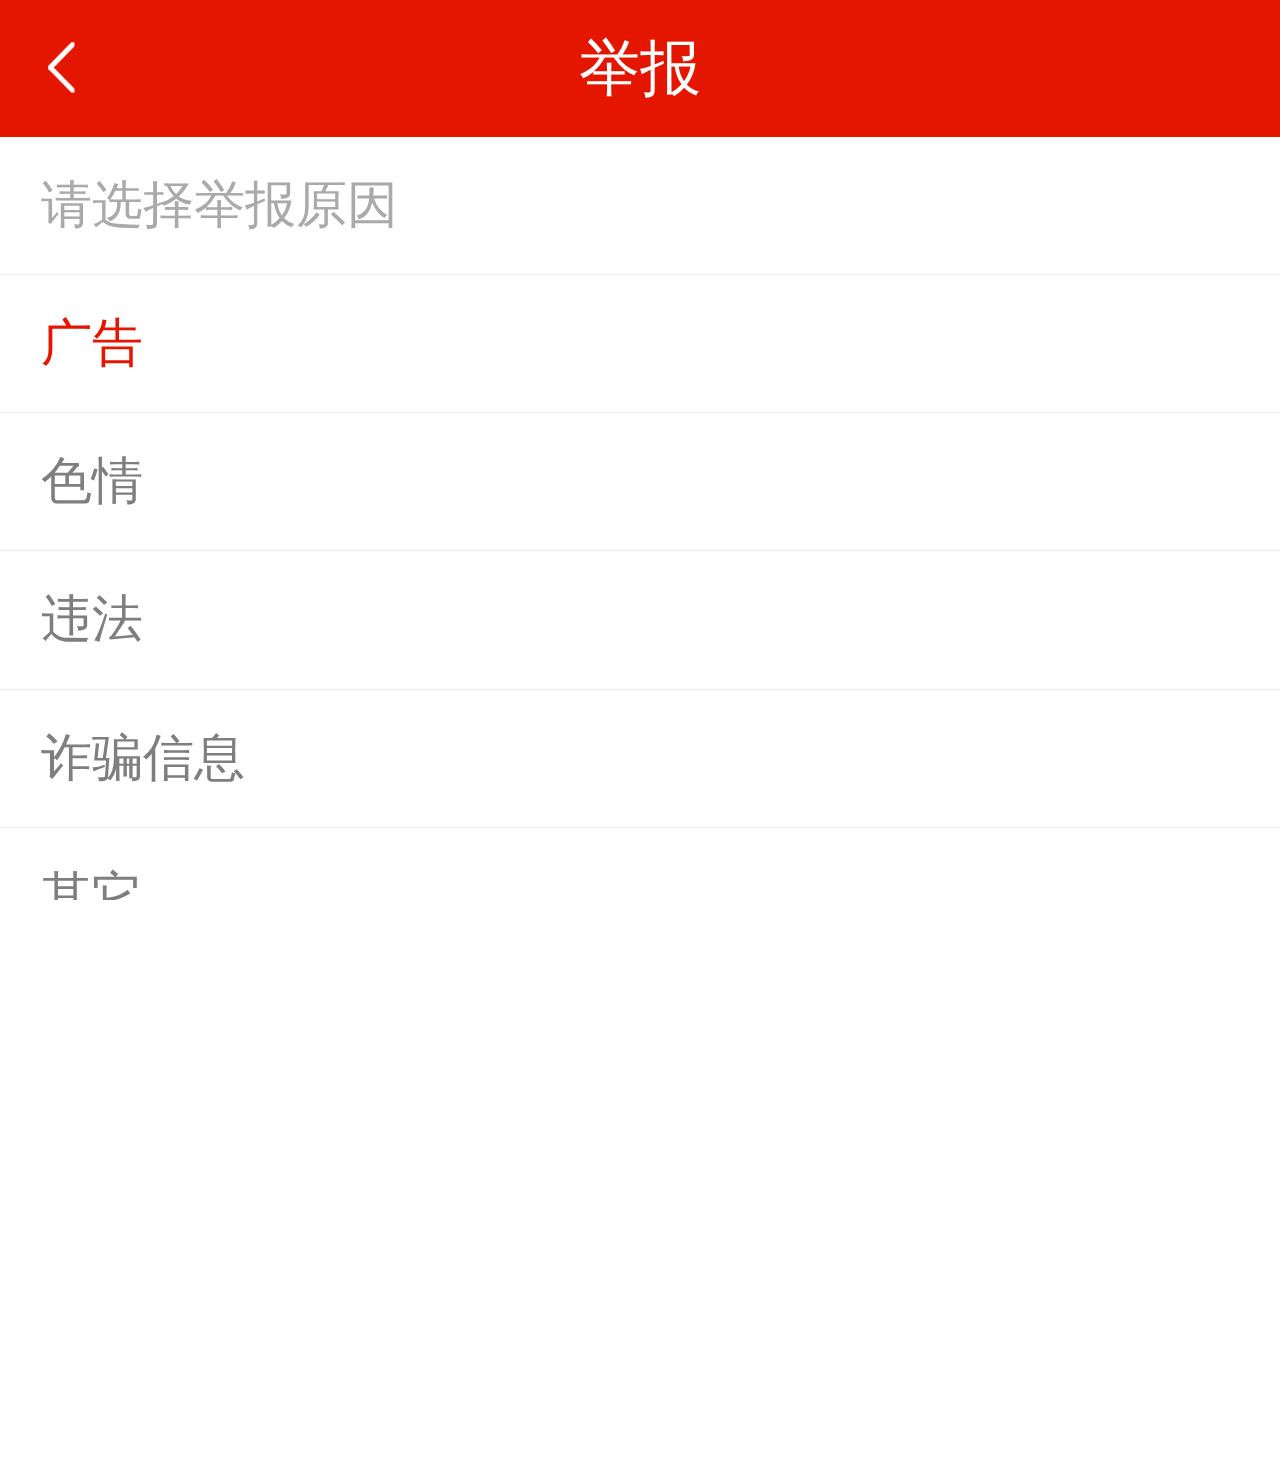
<file: report.html>
<!DOCTYPE html>
<html>
	<head>
		<meta charset="UTF-8">
		<meta http-equiv="X-UA-Compatible" content="IE=edge">
		<meta name="viewport" content="width=device-width, initial-scale=1, maximum-scale=1, user-scalable=no">
		<title></title>
		<link rel="stylesheet" href="css/mui.min.css" />
		<link rel="stylesheet" href="css/qa-common.css" />
		<link rel="stylesheet" href="css/qa-report.css" />
		<script type="text/javascript" src="js/qa-rem.js" ></script>
		<script type="text/javascript" src="js/zepto.js" ></script>
		<script type="text/javascript" src="js/mui.min.js" ></script>
		<script type="text/javascript" src="js/qa-report.js" ></script>
	</head>
	<body class="qa-report">
		<!--举报页面-->
		<div class="qa-report-page">
			<div class="head-fixed">
				<header>
				<div class="qa-headaer">
					<a href="#" class="back"><i class="bg-icon"></i></a>
					举报					
				</div>
			</header></div>
			<div class="body">
			<div class="qa-report-box qa-fix-bottom">
				<div class="qa-report-choos" id="qa-report-choos">
					<div v-for="item in items" class="qa-report-title qacolor-a qabd-ec " >
						请选择举报原因
					</div>
					<div class="qa-report-list qacolor-f7 qabd-ec active js-report-list">
						广告
					</div>
					<div class="qa-report-list qacolor-f7 qabd-ec js-report-list">
						色情
					</div>
					<div class="qa-report-list qacolor-f7 qabd-ec js-report-list">
						违法
					</div>
					<div class="qa-report-list qacolor-f7 qabd-ec js-report-list">
						诈骗信息
					</div>
					<div class="qa-report-list qacolor-f7 qabd-ec js-report-list">
						其它
					</div>
				</div>
				<div class="qa-report-text tac">
					<textarea  placeholder="补充说明"></textarea>
					<div id="report-submit" class="qa-report-btn">确认举报</div>
				</div>
			</div>
		</div>
		</div>
		<input class="addreport-title" type="hidden" value="广告"/>
	</body>
	
		
</html>
</file>
<file: css/iconfont.css>
@font-face {font-family: "Muiicons";
    font-weight: normal;
    font-style: normal;
        src:url('/fonts/iconfont.ttf') format('truetype'); /* chrome、firefox、opera、Safari, Android, iOS 4.2+*/
    }

.mui-icon
{
    font-family: Muiicons;
    font-size: 24px;
    font-weight: normal;
    font-style: normal;
    line-height: 1;

    display: inline-block;

    text-decoration: none;

    -webkit-font-smoothing: antialiased;
}
.icon-huidaodingbu:before { content: "\e60c"; }
.icon-fanhui:before { content: "\e606"; }
.icon-duihao:before { content: "\e61a"; }
.icon-iconfontcha:before { content: "\e60f"; }
.icon-jianhao:before { content: "\e607"; }
.icon-yonghu:before { content: "\e602"; }
.icon-fenxiang:before { content: "\e624"; }
.icon-jiahao:before { content: "\e60e"; }
.icon-jiantou:before { content: "\e629"; }
.icon-shoucang:before { content: "\e625"; }
.icon-zixun:before { content: "\e605"; }
.icon-gouwuche:before { content: "\e623"; }
.icon-shanchu:before { content: "\e62a"; }
.icon-shangchuanmoban:before { content: "\e626"; }
.icon-fenlei:before { content: "\e627"; }
.icon-books:before { content: "\e60d"; }
.icon-pxreact2:before { content: "\e621"; }
.icon-xuankuang:before { content: "\e628"; }
.icon-shaixuanshaixuan:before { content: "\e608"; }
.icon-ebook1197231easyiconnet:before { content: "\e604"; }
.icon-bijibianji:before { content: "\e609"; }
.icon-kechenganpai:before { content: "\e60a"; }
.icon-wujiaoxing-copy:before { content: "\e622"; }
.icon-fangdajing:before { content: "\e600"; }
.icon-jiantoushangxia:before { content: "\e60b"; }
.icon-jifenbaoshi:before { content: "\e603"; }
.icon-liaotian:before { content: "\e61f"; }
.icon-shouye-copy-copy:before { content: "\e62b"; }
.icon-triange_right:before { content: "\e61d"; }
.icon-zhunque-copy:before { content: "\e61e"; }
.icon-shuxian:before { content: "\e601"; }
.icon-bianxie:before { content: "\e620"; }
.icon-icon:before { content: "\e610"; }
.icon-icon1:before { content: "\e611"; }
.icon-icon2:before { content: "\e612"; }
.icon-icon3:before { content: "\e613"; }
.icon-icon4:before { content: "\e614"; }
.icon-icon5:before { content: "\e615"; }
.icon-icon6:before { content: "\e616"; }
.icon-icon7:before { content: "\e617"; }
.icon-icon8:before { content: "\e618"; }
.icon-icon9:before { content: "\e619"; }
.icon-icon10:before { content: "\e61b"; }
.icon-icon11:before { content: "\e61c"; }
</file>
<file: css/qa-common.css>
body,div,dl,dt,dd,ul,ol,li,h1,h2,h3,h4,h5,h6,pre,code,form,fieldset,legend,input,p,blockquote,th,td{padding: 0;margin: 0;}
body { font: normal 100% Helvetica, Arial, sans-serif;}
body{font-size: 1.2rem;background-color: #fff;} 
html,body{width: 100%;height: 100%;font-family: "微软雅黑";}
img{border:0;display: block;}
input:focus,textarea:focus{outline:none}
div{box-sizing: border-box;-moz-box-sizing:border-box; /* Firefox */-webkit-box-sizing:border-box; /* Safari */}
ul,li{list-style-type:none;}
.fl{float: left;}
.rt{float: right;}
.tac{
	text-align: center;
}
/*父级清楚浮动*/
.clearfix:after{visibility:hidden;display:block; font-size:0; content:'\20'; clear:both; height:0;}
.clear{clear: both;}
/*垂直居中对齐*/
.ver-middle{position: absolute; top: 50%;left: 50%;transform: translate(-50%, -50%);}

/*点点显示*/
.over-circle{display:inline-block;padding:0.1rem;width:100%;overflow: hidden;text-overflow: ellipsis;vertical-align: middle;}
.overtwo-circle{display: -webkit-box;overflow: hidden;word-break: break-all;-webkit-line-clamp: 2; -webkit-box-orient: vertical;}
.flex-box{display: flex;display: -webkit-flex;}
a{text-decoration:none;color: currentcolor;}
a:hover{text-decoration:none;}
/*该站公用样式*/
.main-clor{
	color:#E51600;
}
.body{
	height: 100%;
	padding-top: 11.7rem;
}
/*头部*/
.qa-headaer{
	height: 4rem;
	background-color: #e51600;
	position: relative;
	font-size: 1.8rem;
	text-align: center;
	color: #fff;
	    display: flex;
    align-items: center;
    justify-content: center;
}
.back{
	display: inline-block;
	position: absolute;
	left: 0;
	height:100%;
	width: 3.5rem;
	text-align: left;
}
.back i{
	background-position: -11.4rem -9rem;	
	width: 0.9rem;
	height: 1.7rem;
	position: absolute;
	top: 50%;
    left: 50%;
    transform: translate(-50%,-50%);
}
.more{
	display: inline-block;
	position: absolute;
	right: 0;
	height: 100%;
	width: 3.5rem;
	text-align: right;
	top: 0;
}
.more-tips{
	position: absolute;
	width: 0.8rem;
    height: 0.8rem;
    background-position: -17.4rem -8.7rem;
    right: 19%;
    top: 23%;
}

.more-none{
	width: 0.7rem;
    height: 2.3rem;
    background-position: -16.6rem -8.7rem;
    right: 0;
    position: absolute;
    top: 50%;
    left: 50%;
    transform: translate(-50%,-50%);
}

.bg-icon{
	background-image: url(../img/bg-icon.png);
	background-repeat: no-repeat;
	display: inline-block;
	background-size: 18rem 10.9rem;
}

.head-title{
	font-size: 1.8rem;
	color: #fff;
	    position: absolute;
    top: 50%;
    left: 50%;
    transform: translate(-50%,-50%);
}
.fenlei{
	position: fixed;
	top: 4rem;left: 0;right: 0;
	z-index: 10;
}
/*悬浮窗*/
.suspend{
	position: fixed;
	bottom: 11rem;
	right: 6rem;
	z-index: 10;
}
.suspend .gotop{
	position: absolute;
	background-position: 0 0;
	width: 4.4rem;
	height: 4.4rem;
}
.suspend .ask-icon{
	position: absolute;
	background-position: -5.1rem 0;
	width: 4.4rem;
	height: 4.4rem;	
    margin-top: 5.2rem;
}
/*更多的半透明层*/
.more-hide-dive{
	position: fixed;
	top:4rem;
	right: 0;
	z-index: 19;
	display: none;
}
.more-list{	
	background-color: rgba(35,24,21,0.8);
	border-radius: 0.4rem;
	margin-top: 1rem;
}
.more-arrow{
	position: absolute;
	border-color: transparent;
	border-bottom-color: rgba(35,24,21,0.8);
	border-width: 1.1rem 1.2rem;
	border-style: solid;
	top: -1rem;
    right: 0.6rem;
}
.more-list ul li{
	line-height: 3.9rem;
	margin: 0 1rem;
	color: #CECECE;
	font-size: 1.3rem;
	margin: 0 1rem;
	border-bottom: 1px solid #CECECE;
	position: relative;
}
.more-list ul li:last-child{
	border: 0;
}
.more-list ul li i{
	position: absolute;
	top:50%;
	transform: translateY(-50%);
	-webkit-transform: translateY(-50%);
	left: 0.3rem;
}
.more-list ul li .text{
	margin-left: 3.1rem;
	margin-right: 2.2rem;
}
.my-ask{
	background-position: -16.3rem 0;
	width: 1.6rem;
	height: 1.6rem;
}
.change{
	background-position: -16.3rem -2.2rem;
	width: 1.6rem;
	height: 1.1rem;
}
.home-icon{
	background-position: -16.3rem -3.9rem;
	width: 1.6rem;
	height: 1.6rem;
}
.red-dot{
	background-color: #E51600;
	width: 0.8rem;
	height: 0.8rem;
	border-radius: 50%;
	/*display: inline-block;
	margin-right: 0.3rem;*/
	position: absolute;
    right: 0.3rem;
    top: 50%;
    transform: translateY(-50%);
}

/*遮罩*/
.shade{
	position: fixed;
	width: 100%;
	height: 100%;
	z-index: 21;
	top:0;
	left: 0;
	display: none;
/*	margin-top: 4rem;*/
}



/*搜索框*/
.search-div{
	background-color: #f7f7f7;
	border-bottom: 0.1rem solid #ECECED;
	border-top: 0.1rem solid #ECECED;
}

.search-div>div{
	background-color: #fff;
	height: 2.7rem;
	border: 0.1rem solid #ECECED;
	margin: 0.7rem 1rem;
	border-radius: 0.2rem;
	text-align: center;
	line-height: 2.5rem;
	position: relative;
}



.search-div i{
	background-position:-13.9rem -9.2rem;
	width: 1.4rem;
	height: 1.3rem;
	top:50%;
	position: absolute;
	transform: translateY(-50%);
	-webkit-transform: translateY(-50%);
}
.search-div span{
	margin-left: 1.9rem;
	color: #DDDBDB;
	font-size: 1.2rem;
}

.head-fixed{
	position: fixed;
	top: 0;left: 0;right: 0;
	z-index: 22;
}
/*搜索层*/
.main-box{
	width:100%;
	height: 100%;
	transform: translateX(0);
	-webkit-transform: translateX(0);
}
.search-box{
	width: 100%;
	height: 100%;
	position: fixed;
	top: 0;
	left: 0;
	z-index: 10;
	background-color: #fff;
	transform: translateX(100%);
	-webkit-transform: translateX(100%);
}
.main-box,.search-box{
	transition: transform 0.5s ease;
}
.search-div i{
	left: 29%;
}
.search{
	display: inline-block;
	color: #fff;
	font-size: 1.5rem;
	position: absolute;
	right: 0;
	margin-right: 1.3rem;
	top:50%;
	transform: translateY(-50%);
}
.search-div input{
	width: 100%;
	margin-bottom: 0;
	height: 2.5rem;
	
	float: right;
	padding:0 1rem;
	color:#7F7F7F;
	font-size: 1.2rem;
	background-color: #fff;
	
}
input,textarea{
	text-decoration: none;
	border: 0;
}
.search-div input::-ms-input-placeholder{text-align: center;color: #DDDBDB;}
.search-div input::-webkit-input-placeholder{text-align: center;color: #DDDBDB;}
.history-box{
	color: #7F7F7F;
}
.history-head{
	padding: 1rem;
	font-size: 1.5rem;
	border-bottom: 1px solid #eee;
}
.history-box ul li{
	padding: 0 1rem;
	font-size: 1.4rem;
	border-bottom: 1px solid #eee;
	line-height: 4rem;
	height: 4rem;
	box-sizing: border-box;
}
.search-slider{	
	margin-top: 8.3rem;	
	width: 100%;
	height: 100%;
	overflow: scroll;
}

/*问题列表*/
.question-box{
	padding: 0.7rem 1rem;
	border-bottom: 0.1rem solid #ECECED;
}
.question-box:last-child{
	border: 0;
}
.question-box>p{
	font-size: 1.4rem;
	color: #7F7F7F;
	margin: 1rem 0 2rem 0;
}
.head-box{
	position: relative;
	color: #AAAAAA;
}
.headpic{
	width: 3.3rem;
	height: 3.3rem;
	border-radius: 50%;
}
.headpic img{
	border-radius: 50%;
}
.headpic,.head-text,.report{
	display: inline-block;
}
.head-text{
	margin-left: 1rem;
}

.reward{
	margin-left: 1rem;
}
.score{
	color: #E51600;
}
.status{
	margin-top: 0.2rem;
}
.report{
	position: absolute;
	right: 0;
	top:0;
}
.bottom-box,.bottom-box-1{
	color: #AAAAAA;
}
.bottom-box>div{
	float: left;
	width: 33.3%;
}
.bottom-box>div:nth-child(1){
	text-align: left;
}
.bottom-box>div:nth-child(2){
	text-align: center;
}
.bottom-box>div:nth-child(3){
	text-align: right;
}
.color-7f{
	color:#7f7f7f;
}
/*推荐课程*/
.course-div{
	border-top: 0.4rem solid #ECECED;
	border-bottom: 0.4rem solid #ECECED;
	padding: 0.7rem 1rem;
}
.course-head{
	border: 1px solid #ECECED;
	background-color: #F7F7F7;
	color: #525252;
	font-size: 1.4rem;
	position: relative;
}
.course-head-title{
	line-height: 2.8rem;
	margin-left: 1.5rem;
}
.arrow{
	position: absolute;
	top:50%;
	transform: translateY(-50%);
	-webkit-transform: translateY(-50%);
	left:0.5rem;
	width: 0.5rem;
}
.course-img-more{
	position: absolute;
	top:50%;
	transform: translateY(-50%);
	-webkit-transform: translateY(-50%);
	right: 0.5rem;
	width: 1rem;
}
.course-more{
	position: absolute;
	line-height: 2.8rem;
	right: 1.9rem;
	font-size: 1.2rem;
}
.course-wrap{
	margin-top: 0.5rem;
	overflow: hidden;
}

.course-box{
	margin-right: 0.5rem;
	display: inline-block;
	width: 14.6rem!important;
	float: left;
}
.course-box:last-child{
	margin-right: 0;
}
.course-img{
	border: 0.1rem solid #ECECED;
}
.course-img img{
	width: 14rem;
	height:8rem;
	margin: 0.2rem;
}
.course-wrap p{
	color: #AAAAAA;
	margin-top: 0.8rem;
	margin-bottom: 0.2rem;
	font-size: 1.2rem;
}
.book-img{
	border: 0.1rem solid #ECECED;
}
.book-img img{
	width: 14rem;
	height:14rem;
	margin: 0.2rem;
}
.support{
	background-position: -2.45rem -6.1rem;
	width: 1.3rem;
	height: 1.3rem;
	vertical-align: text-top;
	margin-right: 0.5rem;
}
.support-active{
	background-position: 0rem -6.1rem;
	width: 1.3rem;
	height: 1.3rem;
	vertical-align: text-top;
	margin-right: 0.5rem;
}
.tread{
	background-position: -7.35rem -6.1rem;
	width: 1.3rem;
	height: 1.3rem;
	vertical-align: text-top;
	margin-right: 0.5rem;
}
.tread-active{
	background-position: -4.9rem -6.1rem;
	width: 1.3rem;
	height: 1.3rem;
	vertical-align: text-top;
	margin-right: 0.5rem;
}
.write{
	background-position: -12.25rem -6.1rem;
	width: 1.3rem;
	height: 1.3rem;
	vertical-align: text-top;
	margin-right: 0.5rem;
}
.write-active{
	background-position: -9.8rem -6.1rem;
	width: 1.3rem;
	height: 1.3rem;
	vertical-align: text-top;
	margin-right: 0.5rem;
}
.accept{
	position: absolute;
	right: 0;
	bottom: 0;
}
.bottom-box-1{
	position: relative;
}
.bottom-box-1 span{
	display: inline-block;
    min-width: 7rem;
}
.bottom-box-1 span:nth-child(3){
	min-width: auto;
}
.loadmore{
	line-height: 5rem;
	color: #525252;
	font-size: 1.4rem;
	text-align: center;
}
.loadmore:active{
	background-color: rgba(247,247,247,1);
}
.testpaper li{
	font-size: 1.4rem;
	line-height: 3.5rem;
	border-bottom: 0.1rem dashed #AAAAAA;
}
.questionmore-div{
	    padding: 0 1rem 0.7rem;
}
.questionmore-div .question-box{
	padding-left: 0;
	padding-right: 0;
}
.accept-icon{
	background-position: -10.45rem -0.15rem;
	width: 4.1rem;
	height: 4.1rem;
	position: absolute;
    bottom: 0rem;
    right: 0rem;
}
.accepted{
	color:#5CCA6C;
	margin-left: 2.5rem;
}
.arrow-right{
	background-position: -16.8rem -6.1rem;
	width: 0.9rem;
	height: 1.6rem;
}
.question-brief {
    font-size: 1.4rem;
    margin: 1rem 0 2rem 0;
}
.question-brief p{
	font-size: 1.4rem;
}
/*提示框*/
#tip-box {animation: opac 3s;-webkit-animation: opac 3s;}
@keyframes opac {
				0% {
					background-color: rgba(0, 0, 0, .0);
					display: none;
				}
				60% {
					background-color: rgba(0, 0, 0, .4);
					display: block;
				}
				100% {
					background-color: rgba(0, 0, 0, .0);
					display: none;
				}
			}
@-webkit-keyframes opac {
				0% {
					background-color: rgba(0, 0, 0, .0);
					display: none;
				}
				60% {
					background-color: rgba(0, 0, 0, .4);
					display: block;
				}
				100% {
					background-color: rgba(0, 0, 0, .0);
					display: none;
				}
			}

/*mui兼容*/
.mui-segmented-control.mui-scroll-wrapper .mui-scroll{
	white-space: normal;
}
.mui-segmented-control.mui-scroll-wrapper .mui-control-item{
     padding: initial;
}
.mui-segmented-control.mui-segmented-control-inverted .mui-control-item.mui-active{
	border: none;
}
.mui-segmented-control .mui-control-item{
	     line-height: initial; 
	     text-align: left;
	     white-space:normal;
}
.mui-toast-message {
    background-color: rgba(0,0,0,0.5);
    color: #FFFFFF; /*toast中字体颜色*/
    padding: 0.5rem 1rem;/*toast中文字的位置*/
}
.mui-scroll{
	position: relative;
}
</file>
<file: css/qa-index.css>
/*筛选tab*/
#nav{
	background-color: #fff;
	font-size: 1.5rem;
}

#nav ul li{
	line-height: 3.3rem;
	float: left;
	width: 25%;
	text-align: center;
	color: #999;
	border-bottom: 0.2rem solid #FFFFFF;
}
#nav ul li:active{
	background-color: rgba(247,247,247,1);	
	border-bottom: 0.2rem solid rgba(247,247,247,1);
}
#nav ul li.active-nav{
	color: #E51600;
	border-bottom: 0.2rem solid #E51600;
}
/*滑动层*/
.box{
    width: 100%;
    height: 100%;
    position: relative;
    background-color: #fff;
}
</file>
<file: css/qa-answerlist.css>
html,body{
	height: inherit;
}
.body{
	padding-top: 4rem;
	height: auto;
}
.body .question-box:first-child{
	border: 0;
}
.question-box:last-child{
	border-bottom: 0.1rem solid #ECECED;
}
.question-brief{
	font-size: 1.4rem;
    margin: 1rem 0 2rem 0;
}
.answer-brief{
	font-size: 1.4rem;
    margin: 0.5rem 0 2rem 0;
}
.answer-brief p{
	font-size: 1.4rem;
}
.answer-in{
	background-color: #f7f7f7;
	padding: 1rem 1.1rem 1.5rem;
	position: relative;
	display:none;
}

.answer-in textarea{
	height: 8rem;
	padding: 0.7rem;
	color: #7f7f7f;
	font-size: 1.2rem;
	font-family: "微软雅黑";
	resize: none;
	border: 0.1rem solid #ECECED;
    border-radius: 0.3rem;
    width: 100%;
    -webkit-box-sizing: border-box; 
	-moz-box-sizing:border-box;
	box-sizing:border-box;	
    margin-bottom: 1rem;
}
.answer-in textarea::-ms-input-placeholder{color: #AAAAAA;font-family: "微软雅黑";}
.answer-in textarea::-webkit-input-placeholder{color: #AAAAAA;font-family: "微软雅黑";}
.submit{
	padding: 0rem 2.5rem;
    background-color: #5cca6c;
    border-radius: 0.5rem;
    color: #fff;
    font-size: 1.4rem;
    text-align: center;
    float: right;
    line-height: 3rem;
}
.answer-arrow{
	position: absolute;
    border-color: transparent;
    border-bottom-color: rgb(247,247,247);
    border-width: 1rem 1rem;
    border-style: solid;
    top: 0.5rem;
    right: 50%;
    transform: translateX(50%);
    display: none;
}
.asked,.reply,.bottom-box .report{
	position: relative;
}
.head-text{
	margin: 0;
}
.suspend a{
	display: none;
}
.suspend .gotop{
	display: none;
}
</file>
<file: css/qa-center.css>
.body{
	padding-top: 4rem;
}
.qa-headaer{
	background-color: #fff;
	border-bottom: 0.1rem solid #ECECED;
	box-sizing: border-box;
}
.back i{
	background-position: -14.9rem -6.1rem;	
	width: 0.9rem;
	height: 1.7rem;
	position: absolute;
	top: 50%;
    left: 50%;
    transform: translate(-50%,-50%);
}
.person-bg{
	background: url(../img/qa-center.png) no-repeat;
	height: 18rem;
	background-size: 100% 100%;
	position: relative;
}
.person-bg .headpic{
	width: 6.8rem;
	height: 6.8rem;
	border: 0.25rem solid #fff;
	background-color: #fff;
	display: block;
	margin: 0 auto;
}
.person-info .nickname{
	color: #fff;
	font-size: 1.4rem;
	text-align: center;
	line-height: 5rem;
}
.count-div{
	border-top: 0.4rem solid #ECECED;
	padding: 1.5rem 0;
}
.count-div>div{
	display: inline-block;
	width: 33.33%;
	float: left;
}
.count-div div{
	box-sizing: border-box;
	text-align: center;
}
.count{
	color: #a9a9a9;
	font-size: 1.2rem;
}
.des{
	color: #666666;
	font-size: 1.4rem;
	margin-top: 1.5rem;
	border-right: 0.2rem solid #d1d1d1;
	line-height: 1.4rem;
}
.count-div>div:last-child .des{
	border-right:none;
}
.change-div{
	border-top:0.4rem solid #ECECED;
	background-color: #fff;
	width: 100%;
}
.my-question,.my-qa{
	padding: 1.2rem 1rem;
	font-size: 1.4rem;
	color: #666666;
	position: relative;
	border-bottom: 0.1rem solid #ECECED;
}
.my-question i,.my-qa i{
	position: absolute;
    top: 50%;
    transform: translateY(-50%);
    -webkit-transform: translateY(-50%);
}
.my-question .arrow-right,.my-qa .arrow-right{
	right: 1rem;
}
.my-question span,.my-qa span{
	margin-left: 3rem;
}
.my-ask{
	background-position: -14.5rem 0;
	width: 1.7rem;
	height: 1.6rem;
}
.my-answer{
	background-position: -14.5rem -4rem;
	width: 1.7rem;
	height: 1.7rem;
}
.question-box:last-child{
	border-bottom: 0.1rem solid #ECECED;
}
.suspend a{
	display: none;
}
.headpic{
	position: relative;
}
.headpic .red-dot{
	position: absolute;
	right: 0;
	top:0;
	margin: 0;
	transform: inherit;
}
.change-div .red-dot{
	position: absolute;
	width: 0.6rem;
    height: 0.6rem;
    left: 10rem;
    top: 35%;
}
.question-brief{
	font-size: 1.4rem;
    margin: 1rem 0 2rem 0;
}
.question-brief span{
	color: #aaa;
    margin-top: 1rem;
    display: block;
}
.suspend .gotop{
	display: none;
}
</file>
<file: css/qa-list.css>
/*筛选tab*/
#nav{
	background-color: #fff;
	font-size: 1.4rem;
}

#nav ul li{
	line-height: 3.3rem;
	float: left;
	width: 16.66%;
	text-align: center;
	color: #999;
	border-bottom: 0.2rem solid #FFFFFF;
}
#nav ul li:active{
	background-color: rgba(247,247,247,1);	
	border-bottom: 0.2rem solid rgba(247,247,247,1);
}
#nav ul li.active-nav{
	color: #E51600;
	border-bottom: 0.2rem solid #E51600;
}
/*滑动层*/
.box{
	width: 100%;
	height: 100%;
	position: relative;
	background-color: #fff;
}
.ask-div{
	margin: 1.5rem 1rem 2rem;
	background-color: #5cca6c;
	border-radius: 0.5rem;
	color: #fff;
	font: 1.4rem;
	text-align: center;
	line-height: 3.5rem;
}
.question-box:last-child{
	border-bottom: 0.1rem solid #ECECED;
}
.mui-scroll{
	background-color: #fff;
	position: absolute;
	/*border-top: 0.1rem solid #ECECED; ;*/
}
.mui-scroll>a{
	display: block;
}
</file>
<file: css/qa-myanswer.css>
.question-box{
	padding: 0.7rem 2rem;
	position: relative;
}
.question-brief{
	margin-top: 0;
}
.question-brief span{
	font-size: 1.2rem;
}
.question-brief p{
	font-size: 1.4rem;
}
.red-dot{
	width: 0.7rem;
	height: 0.7rem;
	position: absolute;
	left: 0.9rem;
    top: 1.7rem;
}
.suspend .gotop{
	display: none;
}
</file>
<file: css/qa-report.css>
html,body{font-size: 1.5rem;overflow: hidden;color: #7f7f7f;}
.qa-report{height: 100%;width: 100%;}
.bge{background-color: #eee;}
.qacolor-a{color: #aaa;}
.qacolor-f7{color: #7f7f7f;}
.qabd-ec{border-bottom: 1px solid #ECECED;}
.qa-report-list,.qa-report-title{padding: 1rem 1.2rem;}
.qa-report-list.active{color: #E51600;}
.qa-fix-bottombox{margin-top: 4rem;}
.qa-report-text{padding: 1rem 1rem;background-color: #f7f7f7;padding-bottom: 0.5rem;}
textarea,.qa-report-btn{box-sizing: border-box;}
textarea{resize: none;margin-bottom:0;font-size:1.2rem;font-family: "微软雅黑";color: #7f7f7f; width: 100%;outline: none;height: 8rem;border: 1px solid #ececed;padding: 1rem;}
textarea::-ms-input-placeholder{color:#aaa !important; }
textarea::-webkit-input-placeholder{color:#aaa !important; }
.qa-report-btn{display:inline-block;margin:1rem 0; outline: none;border: 0; background-color: #ff6700;color: #fff;border-radius: 3px;padding: 0.5rem 2rem;}
.qa-askques-page{ width: 100%;height: 100%; background: #fff;transform: translate(0%,0);-webkit-transform: translate("0",'0');transition: transform 1s;}
.qa-report-page{transform: translate(0%,0);-webkit-transform: translate("0",'0');transition: transform 1s;}
.quesspecies-ico{float: right;}
.qa-queclassifica-page{ position: fixed;left: 0;top: 0;z-index: 100;width: 100%;height: 100%; background: #fff;transform: translate(100%,0);-webkit-transform: translate("0",'0');transition: transform 1s;}
.qa-reword-page{position: fixed;left: 0;top: 0;z-index: 100;width: 100%;height: 100%; background: #fff;transform: translate(100%,0);-webkit-transform: translate("100%",'0');transition: transform 1s;}
.quesspecies-ico{background: url('imgs/bg-icon.png') no-repeat 18rem 10.9rem;background-size:;width: 16px;height: 30px;}
.body {padding-top: 4rem;}
</file>
<file: css/qa-question.css>
.body{
	padding-top: 4rem;
}
.qa-report-title{
	position: relative;
}
.qa-report-title span{
	margin-right: 0.5rem;
}
.qa-report-title i{
	position: absolute;
    top: 50%;
    transform: translateY(-50%);
    -webkit-transform: translateY(-50%);
    right: 1.2rem;
}
.biref{
	padding-bottom: 1rem;
	box-sizing: border-box;
	border-bottom: 1px solid #ECECED;
}
.biref textarea{
	height: 5rem;
}
.qa-report-box{
	overflow-y: scroll;
	height: 100%;
}
.qa-queclassifica-page .qa-report-title:active{
	color: #E51600;
}
</file>
<file: css/qa-questiondetail.css>
.body{
	padding-top: 4rem;
	height: auto;
}
.question-box:last-child{
	border-bottom: 0.1rem solid #ECECED;
}
.questionmore-div .question-box:last-child{
	border: 0;
}
.question-brief{
	font-size: 1.4rem;
    margin: 1rem 0 2rem 0;
}
.question-brief span{
	color: #aaa;
    margin-top: 1rem;
    display: block;
}
.answer-in{
	background-color: #f7f7f7;
	padding: 1rem 1.1rem 1.5rem;
}
.answer-in textarea{
	height: 8rem;
	padding: 0.7rem;
	color: #7f7f7f;
	font-size: 1.2rem;
	font-family: "微软雅黑";
	resize: none;
	border: 0.1rem solid #ECECED;
    border-radius: 0.3rem;
    width: 100%;
    -webkit-box-sizing: border-box; 
	-moz-box-sizing:border-box;
	box-sizing:border-box;	
    margin-bottom: 1rem;
}
.answer-in textarea::-ms-input-placeholder{color: #AAAAAA;font-family: "微软雅黑";}
.answer-in textarea::-webkit-input-placeholder{color: #AAAAAA;font-family: "微软雅黑";}
.submit{
	padding: 0rem 2.5rem;
    background-color: #5cca6c;
    border-radius: 0.5rem;
    color: #fff;
    font-size: 1.4rem;
    text-align: center;
    float: right;
    line-height: 3rem;
}
.suspend a{
	display: none;
}
.suspend .gotop{
	display: none;
}
.course-div{
	border-bottom: 0;
}
</file>
